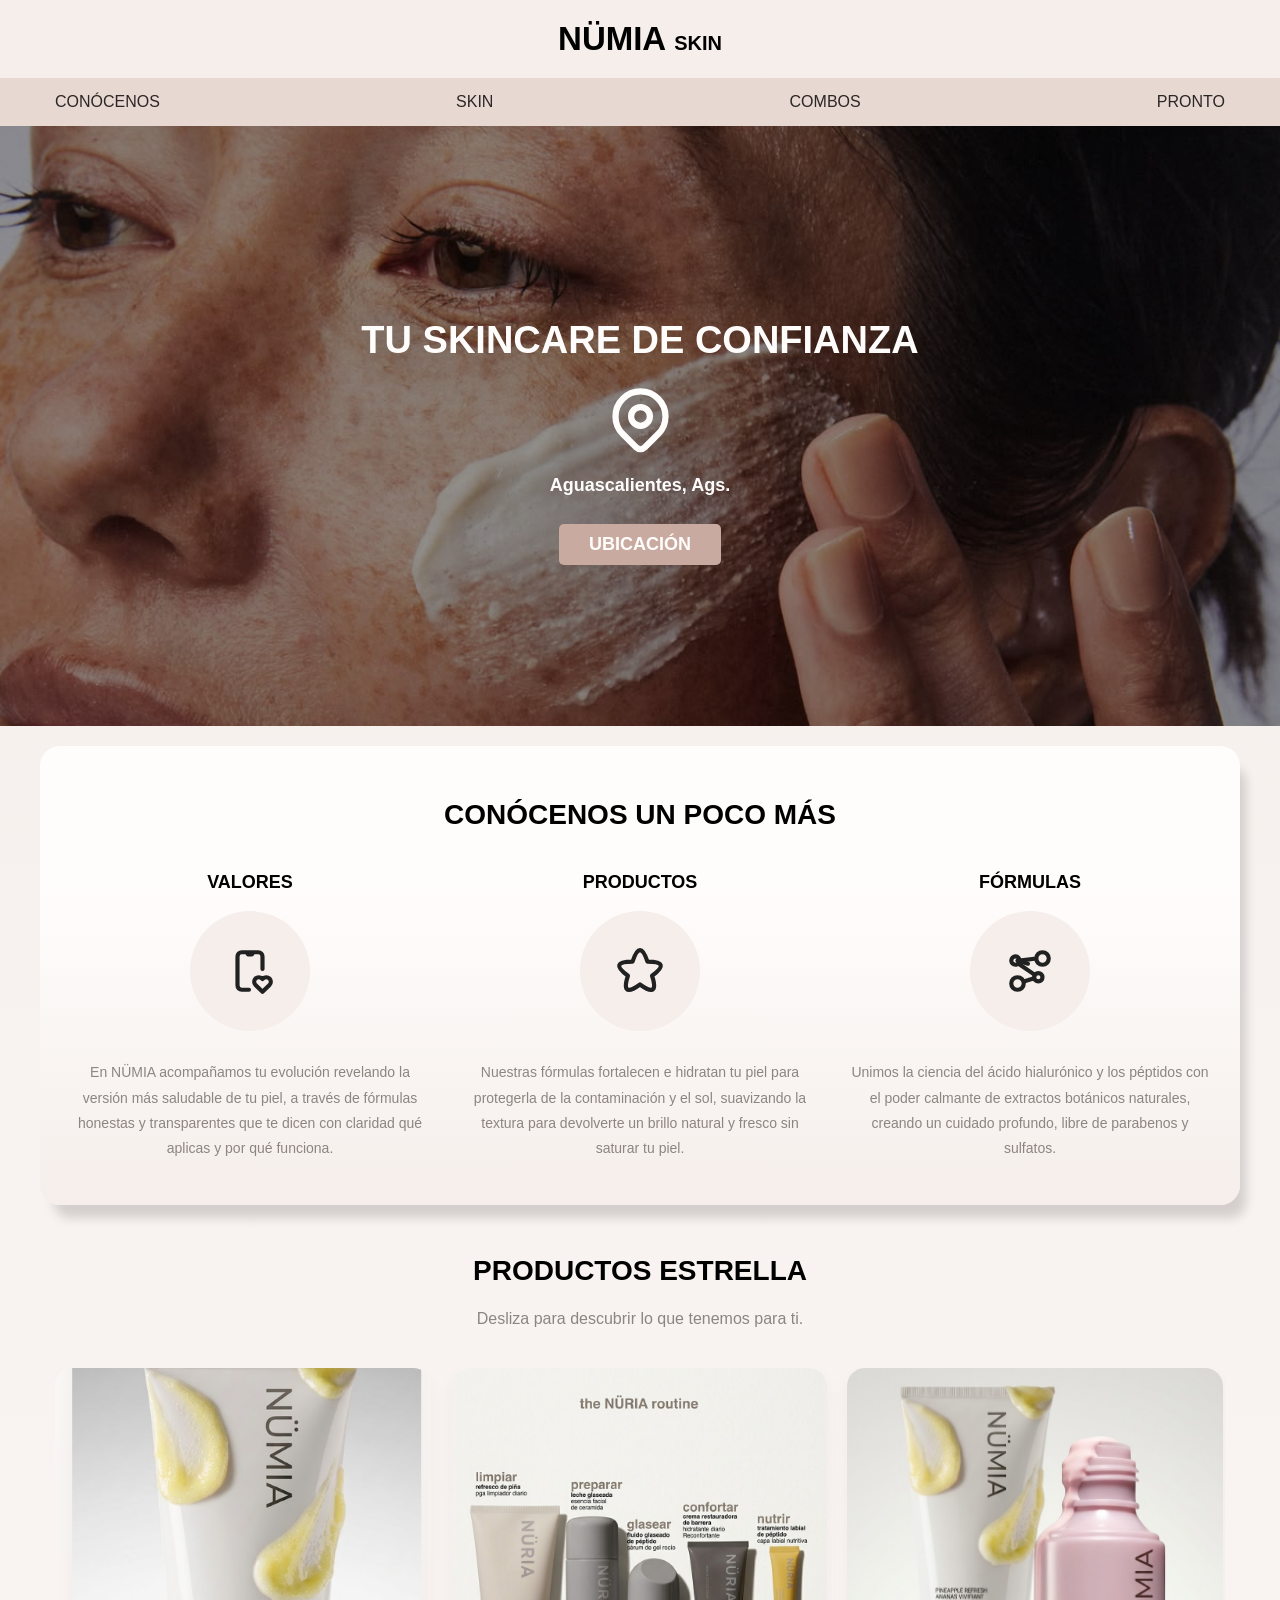
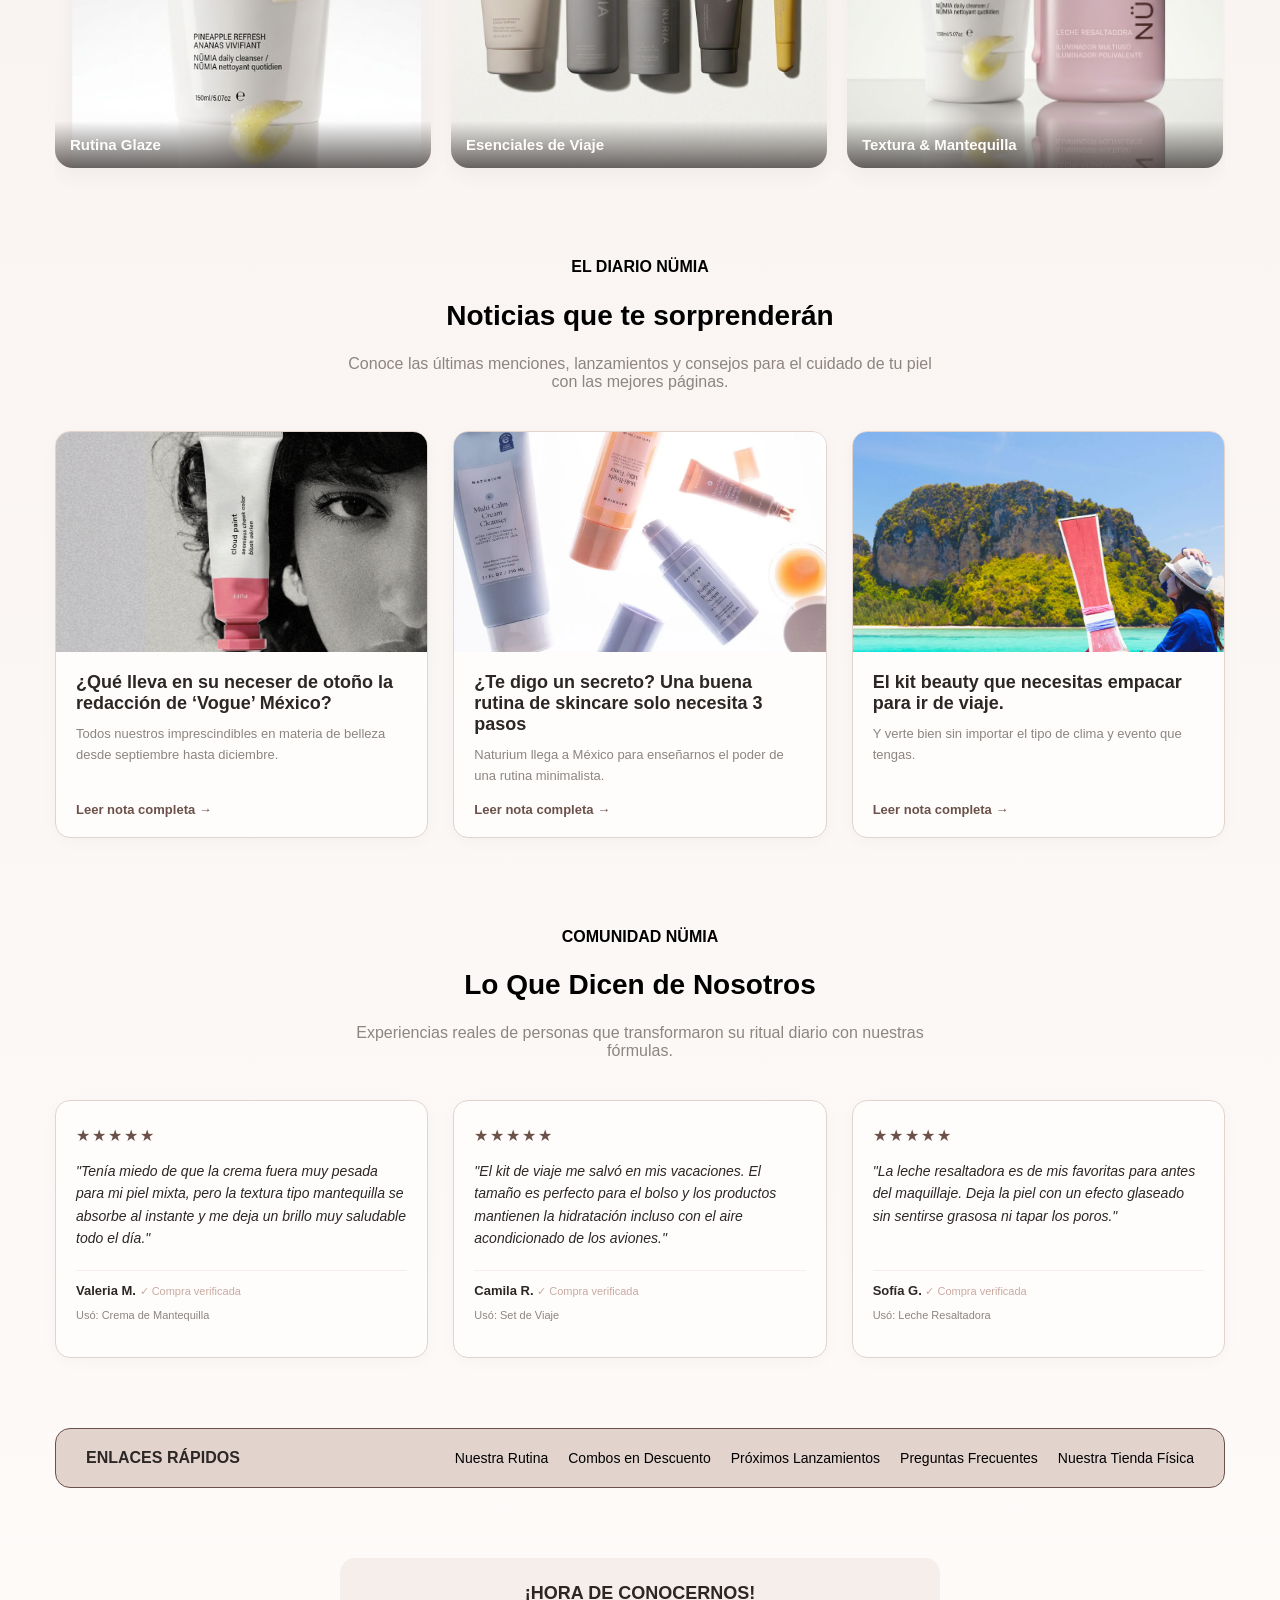
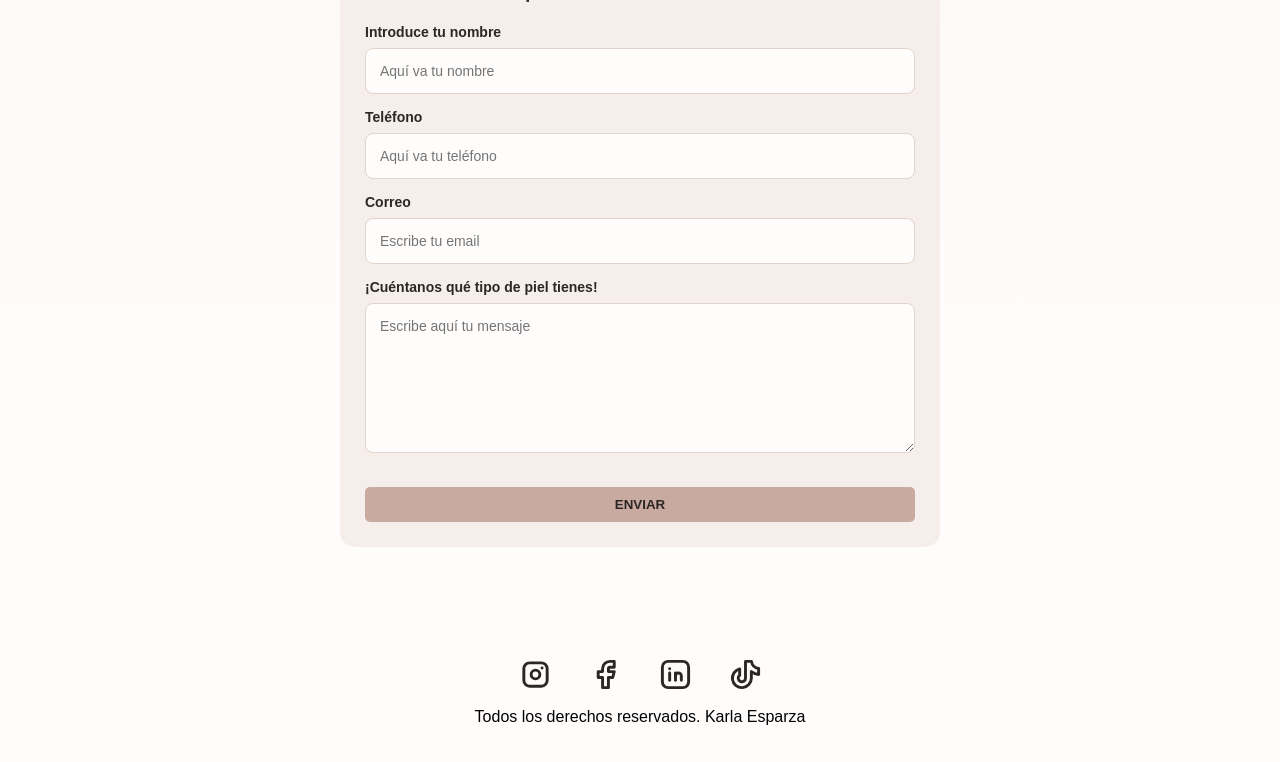
<file: index.html>
<!DOCTYPE html>
<html lang="es">
<head>
    <meta charset="UTF-8">
    <!-- este pues vendria siendo para que se ponga al ancho de cualquier pantalla como celular o compu -->
    <meta name="viewport" content="width=device-width, initial-scale=1.0">
    <title>NÜMIA SKIN - Cuidado Facial Esencial</title>
    <!-- link es la etiqueta que conecta este html con la hoja de estilos de css para que agarre todos los colores y diseños que puse -->
    <link rel="stylesheet" href="CSS/Styles.css">
</head>
<body> 

    <!-- header es lo principal de la pagina y la puse en la parte de mero arriba para la identidad -->
    <header>
        <!-- h1 es el titulo principal y mas grandote de toda la pagina para que se vea el nombre de la marca -->
        <h1 class="titulo">
            NÜMIA 
            <!-- span es una etiqueta de texto en linea que sirve para separar la palabra skin y cambiarle el tamaño sin que se baje de renglon -->
            <span> SKIN </span>
        </h1>
    </header>

    <!-- div con clase nav-bg es la caja que pinta toda la franja de color beige detras del menu -->
    <div class="nav-bg">
        <!-- nav es la etiqueta de navegacion que envuelve toda la barra donde puse los enlaces principales -->
        <nav class="navegacion-principal contenedor">
            <!-- las etiquetas a con href son los enlaces interactivos a los que les picas para irte a las demas paginas -->
            <a href="index.html">CONÓCENOS</a>
            <a href="pages/SKIN.html">SKIN</a>
            <a href="pages/COMBOS.html">COMBOS</a>
            <a href="pages/PRONTO.html">PRONTO</a>
        </nav>
    </div> 

    <!-- main es la etiqueta que guarda todo el contenido mas importante -->
    <main>
        <!-- section hero es la seccion de la portada principal grandota con la foto de fondo-->
        <section class="hero">
            <!-- contenido hero es la caja negra transparente para que el texto de encima no se pierda con la imagen  -->
            <div class="contenido-hero">
                <!-- h2 es el subtitulo grande que puse centrado para la frase principal de confianza -->
                <h2 class="subtitulo">TU SKINCARE DE CONFIANZA</h2>

                <!-- svg es el  icono de ubicacion para que se vea clarito en cualquier pantalla -->
                <svg xmlns="http://www.w3.org/2000/svg" width="75" height="75" viewBox="0 0 24 24" fill="none" stroke="#FFFDFC" stroke-width="2" stroke-linecap="round" stroke-linejoin="round" class="icon icon-tabler icons-tabler-outline icon-tabler-map-pin"><path stroke="none" d="M0 0h24v24H0z" fill="none" /><path d="M9 11a3 3 0 1 0 6 0a3 3 0 0 0 -6 0" /><path d="M17.657 16.657l-4.243 4.243a2 2 0 0 1 -2.827 0l-4.244 -4.243a8 8 0 1 1 11.314 0" /></svg>
                
                <!-- p es texto normal de parrafo para poner la ciudad de aguascalientes en color blanco -->
                <p class="place">Aguascalientes, Ags.</p>
                <!-- este boton es un enlace que te abre la ubicacion exacta en google maps en una pestaña de ubicacion-->
                <a href="https://maps.app.goo.gl/GEkenirEZV4ZG7DV7" class="place boton" target="_blank" rel="noopener">Ubicación</a>
            </div>
        </section>

        <!-- seccion con el cuadro blanco con sombra y el margen mb-5 para que no se pegue con lo de abajo -->
        <section class="contenedor sombra mb-5">
            <!-- subtitulo h2 centrado para presentar la parte de conocenos -->
            <h2>CONÓCENOS UN POCO MÁS</h2>

            <!-- servicios es la caja grid que pone una sola columna en celular y tres columnas en computadora-->
            <div class="servicios">
                <!-- article es la tarjeta individual para el primer valor de la marca -->
                <article class="servicio">
                    <!-- h3 es el titulo chico de la tarjeta para valores -->
                    <h3>VALORES</h3>
                    <!-- div icono es el circulo redondito crema donde puse adentro el dibujo -->
                    <div class="icono">
                        <!-- svg del telefono con corazon para representar los valores y la atencion -->
                        <svg xmlns="http://www.w3.org/2000/svg" width="50" height="50" viewBox="0 0 24 24" fill="none" stroke="#212121" stroke-width="2" stroke-linecap="round" stroke-linejoin="round" class="icon icon-tabler icons-tabler-outline icon-tabler-device-mobile-heart">
                            <path stroke="none" d="M0 0h24v24H0z" fill="none" />
                            <path d="M11.5 21h-3.5a2 2 0 0 1 -2 -2v-14a2 2 0 0 1 2 -2h8a2 2 0 0 1 2 2v6" />
                            <path d="M11 4h2" />
                            <path d="M18 22l3.35 -3.284a2.143 2.143 0 0 0 .005 -3.071a2.242 2.242 0 0 0 -3.129 -.006l-.224 .22l-.223 -.22a2.242 2.242 0 0 0 -3.128 -.006a2.143 2.143 0 0 0 -.006 3.071l3.355 3.296" />
                        </svg>
                    </div>
                    <!-- p es la descripcion de los valores con el interlineado comodo para leer -->
                    <p>En NÜMIA acompañamos tu evolución revelando la versión más saludable de tu piel, a través de fórmulas honestas y transparentes que te dicen con claridad qué aplicas y por qué funciona.</p>
                </article>

                <!-- article para la segunda tarjeta individual de la propuesta de productos -->
                <article class="servicio">
                    <!-- titulo h3 de productos para mantener el mismo orden -->
                    <h3>PRODUCTOS</h3>
                    <div class="icono">
                        <!-- icono svg de estrella para los productos -->
                        <svg xmlns="http://www.w3.org/2000/svg" width="50" height="50" viewBox="0 0 24 24" fill="none" stroke="#212121" stroke-width="2" stroke-linecap="round" stroke-linejoin="round" class="icon icon-tabler icons-tabler-outline icon-tabler-carambola">
                            <path stroke="none" d="M0 0h24v24H0z" fill="none" />
                            <path d="M17.286 21.09q -1.69 .001 -5.288 -2.615q -3.596 2.617 -5.288 2.616q -2.726 0 -.495 -6.8q -9.389 -6.775 2.135 -6.775h.076q 1.785 -5.516 3.574 -5.516q 1.785 0 3.574 5.516h.076q 11.525 0 2.133 6.774q 2.23 6.802 -.497 6.8" />
                        </svg>
                    </div>
                    <!-- parrafo que explica como cuidan la piel los productos -->
                    <p>Nuestras fórmulas fortalecen e hidratan tu piel para protegerla de la contaminación y el sol, suavizando la textura para devolverte un brillo natural y fresco sin saturar tu piel.</p>
                </article>

                <!-- article es para separar de las formulas -->
                <article class="servicio">
                    <!-- h3 de formulas -->
                    <h3>FÓRMULAS</h3>
                    <div class="icono">
                        <svg xmlns="http://www.w3.org/2000/svg" width="50" height="50" viewBox="0 0 24 24" fill="none" stroke="#212121" stroke-width="2" stroke-linecap="round" stroke-linejoin="round" class="icon icon-tabler icons-tabler-outline icon-tabler-chart-dots-3">
                            <path stroke="none" d="M0 0h24v24H0z" fill="none" />
                            <path d="M3 7a2 2 0 1 0 4 0a2 2 0 1 0 -4 0" />
                            <path d="M14 15a2 2 0 1 0 4 0a2 2 0 1 0 -4 0" />
                            <path d="M15 6a3 3 0 1 0 6 0a3 3 0 1 0 -6 0" />
                            <path d="M3 18a3 3 0 1 0 6 0a3 3 0 1 0 -6 0" />
                            <path d="M6 7l5 1.5" /> 
                            <path d="M9 17l5 -1.5" />
                            <path d="M6.5 8.5l7.81 5.37" />
                            <path d="M7 7l8 -1" />
                        </svg>
                    </div>
                    <p>Unimos la ciencia del ácido hialurónico y los péptidos con el poder calmante de extractos botánicos naturales, creando un cuidado profundo, libre de parabenos y sulfatos.</p>
                </article>
            </div>
        </section>

        <!-- seccion del carrusel de productos estrella  -->
        <section class="contenedor seccion-carrusel mb-5">
            <!-- titulo h2 centrado usando la clase de utilidad text-center -->
            <h2 class="text-center">PRODUCTOS ESTRELLA</h2>
            <!-- parrafo centrado con texto en tono cafe bajito -->
            <p class="text-center text-muted mb-4">Desliza para descubrir lo que tenemos para ti.</p>

            <!-- carrusel-contenedor es la caja que envuelve la tira que desliza -->
            <div class="carrusel-contenedor">
                <!-- carrusel pista es la fila horizontal con scroll que te deja deslizar las fotos de lado a lado -->
                <div class="carrusel-pista">
                    <!-- cada slide es un article que funciona como una tarjeta del carrusel -->
                    <article class="carrusel-slide">
                        <!-- img es la foto del producto que se adapta a todo el alto sin deformarse -->
                        <img src="img/TARJETA1.png" alt="Rutina Glaze">
                        <!-- carrusel-info es la franja de abajo de la imagen -->
                        <div class="carrusel-info">
                            <!-- parrafo con el nombre del producto en color blanco -->
                            <p class="carrusel-titulo">Rutina Glaze</p>
                        </div>
                    </article>

                    <!-- tarjeta del segundo producto del carrusel -->
                    <article class="carrusel-slide">
                        <img src="img/COMBOSKIT1.jpg" alt="Esenciales de Viaje">
                        <div class="carrusel-info">
                            <p class="carrusel-titulo">Esenciales de Viaje</p>
                        </div>
                    </article>

                    <!-- tarjeta del tercer producto del carrusel -->
                    <article class="carrusel-slide">
                        <img src="img/COMBOSKIT2.jpg" alt="Textura y Mantequilla">
                        <div class="carrusel-info">
                            <p class="carrusel-titulo">Textura & Mantequilla</p>
                        </div>
                    </article>

                    <!-- tarjeta del cuarto producto del carrusel -->
                    <article class="carrusel-slide">
                        <img src="img/TARJETA4.jpg" alt="Brillo Natural">
                        <div class="carrusel-info">
                            <p class="carrusel-titulo">Brillo Natural</p>
                        </div>
                    </article>
                </div>
            </div>
        </section>

        <!-- seccion para el diario numia y las notas -->
        <section class="contenedor seccion-noticias mb-5">
            <div class="text-center mb-4">
                <span class="subetiqueta uppercase text-bold">El Diario NÜMIA</span>
                <!-- titulo h2 de la seccion de noticias -->
                <h2>Noticias que te sorprenderán</h2>
                <p class="text-muted max-w-60 mx-auto">Conoce las últimas menciones, lanzamientos y consejos para el cuidado de tu piel con las mejores páginas.</p>
            </div>

            <!-- grid que acomoda las tres tarjetas de noticias en columnas -->
            <div class="grid-noticias">
                <!-- article para la primera noticia de revista -->
                <article class="tarjeta-noticia">
                    <!-- caja donde va la foto recortada arriba con esquinas redondeadas -->
                    <div class="noticia-img">
                        <!-- gif o imagen que llena todo el espacio sin deformarse -->
                        <img src="img/NOTICIA1.gif" alt="Mención en revista">
                    </div>
                    <!-- noticia cuerpo es el contenedor blanco con el texto y el enlace -->
                    <div class="noticia-cuerpo">
                        <!-- h3 con el titulo de la nota de vogue -->
                        <h3 class="noticia-titulo">¿Qué lleva en su neceser de otoño la redacción de ‘Vogue’ México?</h3>
                        <!-- resumen de la nota en letra mas chica -->
                        <p class="noticia-resumen">Todos nuestros imprescindibles en materia de belleza desde septiembre hasta diciembre.</p>
                        <!-- enlace directo al articulo original que abre en otra pestaña con target blank -->
                        <a href="https://www.vogue.es/articulos/neceser-otono-vogue-productos-favoritos-belleza" class="noticia-link" target="_blank" rel="noopener">Leer nota completa →</a>
                    </div>
                </article>

                <!-- article para la segunda noticia de elle -->
                <article class="tarjeta-noticia">
                    <div class="noticia-img">
                        <img src="img/NOTICIA2.webp" alt="Lanzamiento de producto">
                    </div>
                    <div class="noticia-cuerpo">
                        <h3 class="noticia-titulo">¿Te digo un secreto? Una buena rutina de skincare solo necesita 3 pasos</h3>
                        <p class="noticia-resumen">Naturium llega a México para enseñarnos el poder de una rutina minimalista.</p>
                        <a href="https://elle.mx/belleza/2026/09/09/te-digo-un-secreto-una-buena-rutina-de-skincare-solo-necesita-3-pasos" class="noticia-link" target="_blank" rel="noopener">Leer nota completa →</a>
                    </div>
                </article>

                <!-- article para la tercera noticia del kit de viaje -->
                <article class="tarjeta-noticia">
                    <div class="noticia-img">
                        <img src="img/NOTICIA3.webp" alt="Nuevo set de viaje">
                    </div>
                    <div class="noticia-cuerpo">
                        <h3 class="noticia-titulo">El kit beauty que necesitas empacar para ir de viaje.</h3>
                        <p class="noticia-resumen">Y verte bien sin importar el tipo de clima y evento que tengas.</p>
                        <a href="https://www.vogue.mx/belleza/editors-pick/articulos/kit-de-belleza-para-viaje-productos/14223" class="noticia-link" target="_blank" rel="noopener">Leer nota completa →</a>
                    </div>
                </article>
            </div>
        </section>

        <!-- seccion de personas que ya probaron los productos -->
        <section class="contenedor seccion-testimonios mb-5">
            <!-- encabezado de la seccion -->
            <div class="text-center mb-4">
                <span class="subetiqueta uppercase text-bold">Comunidad NÜMIA</span>
                <h2>Lo Que Dicen de Nosotros</h2>
                <p class="text-muted max-w-60 mx-auto">Experiencias reales de personas que transformaron su ritual diario con nuestras fórmulas.</p>
            </div>

            <div class="grid-testimonios">
                <!-- article de la primera tarjeta de testimonio -->
                <article class="tarjeta-testimonio">
                    <div class="testimonio-estrellas">★★★★★</div>
                    <!-- parrafo en cursiva con la opinion de la clienta -->
                    <p class="testimonio-texto">"Tenía miedo de que la crema fuera muy pesada para mi piel mixta, pero la textura tipo mantequilla se absorbe al instante y me deja un brillo muy saludable todo el día."</p>
                    <!-- testimonio-autor es la cajita de abajo con la linea de separacion -->
                    <div class="testimonio-autor">
                        <p class="autor-nombre">Valeria M. <span class="verificado">✓ Compra verificada</span></p>
                        <!-- texto chico que dice cual producto fue el que uso -->
                        <p class="producto-usado">Usó: Crema de Mantequilla</p>
                    </div>
                </article>

                <article class="tarjeta-testimonio">
                    <div class="testimonio-estrellas">★★★★★</div>
                    <p class="testimonio-texto">"El kit de viaje me salvó en mis vacaciones. El tamaño es perfecto para el bolso y los productos mantienen la hidratación incluso con el aire acondicionado de los aviones."</p>
                    <div class="testimonio-autor">
                        <p class="autor-nombre">Camila R. <span class="verificado">✓ Compra verificada</span></p>
                        <p class="producto-usado">Usó: Set de Viaje</p>
                    </div>
                </article>

                <article class="tarjeta-testimonio">
                    <div class="testimonio-estrellas">★★★★★</div>
                    <p class="testimonio-texto">"La leche resaltadora es de mis favoritas para antes del maquillaje. Deja la piel con un efecto glaseado sin sentirse grasosa ni tapar los poros."</p>
                    <div class="testimonio-autor">
                        <p class="autor-nombre">Sofía G. <span class="verificado">✓ Compra verificada</span></p>
                        <p class="producto-usado">Usó: Leche Resaltadora</p>
                    </div>
                </article>
            </div>
        </section>

        <!-- aside es la barra complementaria de enlaces rapidos que va antes de terminar el main -->
        <aside class="contenedor aside-horizontal mb-5">
            <!-- caja con fondo crema oscuro y borde cafe -->
            <div class="aside-horizontal__contenedor">
                <!-- titulo en mayusculas para enlaces rapidos -->
                <h3 class="aside-horizontal__titulo">Enlaces Rápidos</h3>
                <!-- ul es la lista desordenada donde acomode los enlaces en una sola linea horizontal -->
                <ul class="aside-horizontal__lista">
                    <!-- cada li es un elemento de la lista sin viñetas con su enlace a -->
                    <li><a href="pages/SKIN.html">Nuestra Rutina</a></li>
                    <li><a href="pages/COMBOS.html">Combos en Descuento</a></li>
                    <li><a href="pages/PRONTO.html">Próximos Lanzamientos</a></li>
                    <li><a href="pages/SKIN.html#preguntas">Preguntas Frecuentes</a></li>
                    <li><a href="https://maps.app.goo.gl/GEkenirEZV4ZG7DV7" target="_blank" rel="noopener">Nuestra Tienda Física</a></li>
                </ul>
            </div>
        </aside>
    </main>
      <!-- seccion para el formulario de contacto de la tienda -->
        <section class="contenedor seccion-formulario mb-5">
            <!-- form es el formulario completo donde las clientas llenan sus datos -->
            <form class="formulario">
                <!-- fieldset es la caja que agrupa todos los campos para que se vean ordenados y sin bordes feos -->
                <fieldset>
                    <!-- legend es el titulo  del formulario que sale centrado en negritas y mayusculas -->
                    <legend>¡HORA DE CONOCERNOS!</legend>

                    <!-- caja contenedora para ordenar los renglones del formulario -->
                    <div class="contenedor-campos">
                        <div class="campo">
                            <!-- label es el letrero que le dice al usuario que escriba su nombre -->
                            <label>Introduce tu nombre</label>
                            <!-- input tipo texto es el recuadro blanco para escribir con require para que sea obligatorio -->
                            <input type="text" class="input-text" placeholder="Aquí va tu nombre" required>
                        </div>

                        <!-- campo para el numero telefonico -->
                        <div class="campo">
                            <label>Teléfono</label>
                            <!-- input tipo tel para que en el celular salga el teclado numerico -->
                            <input class="input-text" type="tel" placeholder="Aquí va tu teléfono">
                        </div>

                        <!-- campo para el correo electronico -->
                        <div class="campo">
                            <label>Correo</label>
                            <!-- input tipo email que revisa solito que lleve arroba y punto -->
                            <input class="input-text" type="email" placeholder="Escribe tu email" required>
                        </div>

                        <!-- campo para el mensaje del tipo de piel -->
                        <div class="campo">
                            <label>¡Cuéntanos qué tipo de piel tienes!</label>
                            <!-- textarea es la caja de texto mas grande para mensajes largos que se puede jalar hacia abajo -->
                            <textarea class="input-text" placeholder="Escribe aquí tu mensaje"></textarea>
                        </div>

                        <!-- div que contiene el boton de enviar -->
                        <div class="enviar">
                            <!-- input tipo submit es el boton grandote que ocupa todo el ancho con w-100 para mandar el formulario -->
                            <input type="submit" class="boton w-100" value="Enviar">
                        </div>
                    </div>
                </fieldset>
            </form>
        </section>

    <!-- footer es lo de mero a abajo donde estan todas mis redes sociales-->
    <footer>
        <div class="Redes-Sociales">
            <!-- enlace de instagram con icono svg que brinca hacia arriba al pasar el cursor -->
            <a href="https://www.instagram.com/esparzaaragon" aria-label="Instagram">
                <svg xmlns="http://www.w3.org/2000/svg" width="35" height="35" viewBox="0 0 24 24" fill="none" stroke="currentColor" stroke-width="2" stroke-linecap="round" stroke-linejoin="round" class="icon icon-tabler icons-tabler-brand-instagram"><path stroke="none" d="M0 0h24v24H0z" fill="none"/><path d="M4 8a4 4 0 0 1 4 -4h8a4 4 0 0 1 4 4v8a4 4 0 0 1 -4 4h-8a4 4 0 0 1 -4 -4l0 -8"/><path d="M9 12a3 3 0 1 0 6 0a3 3 0 0 0 -6 0"/><path d="M16.5 7.5v.01"/></svg>
            </a>
            <!-- enlace de facebook -->
            <a href="https://www.facebook.com/share/1ZCRbCzk3D/" aria-label="Facebook">
                <svg xmlns="http://www.w3.org/2000/svg" width="35" height="35" viewBox="0 0 24 24" fill="none" stroke="currentColor" stroke-width="2" stroke-linecap="round" stroke-linejoin="round" class="icon icon-tabler icons-tabler-brand-facebook"><path stroke="none" d="M0 0h24v24H0z" fill="none"/><path d="M7 10v4h3v7h4v-7h3l1 -4h-4v-2a1 1 0 0 1 1 -1h3v-4h-3a5 5 0 0 0 -5 5v2h-3"/></svg>
            </a>
            <!-- enlace de linkedin -->
            <a href="https://www.linkedin.com/in/karla-daniela-esparza-aragon-255307413/" aria-label="LinkedIn">
                <svg xmlns="http://www.w3.org/2000/svg" width="35" height="35" viewBox="0 0 24 24" fill="none" stroke="currentColor" stroke-width="2" stroke-linecap="round" stroke-linejoin="round" class="icon icon-tabler icons-tabler-brand-linkedin"><path stroke="none" d="M0 0h24v24H0z" fill="none"/><path d="M8 11v5"/><path d="M8 8v.01"/><path d="M12 16v-5"/><path d="M16 16v-3a2 2 0 1 0 -4 0"/><path d="M3 7a4 4 0 0 1 4 -4h10a4 4 0 0 1 4 4v10a4 4 0 0 1 -4 4h-10a4 4 0 0 1 -4 -4l0 -10"/></svg>
            </a>
            <!-- enlace de tiktok -->
            <a href="https://www.tiktok.com/@karla_arag?_r=1&_t=ZS-998hCwXLI4e" aria-label="TikTok">
                <svg xmlns="http://www.w3.org/2000/svg" width="35" height="35" viewBox="0 0 24 24" fill="none" stroke="currentColor" stroke-width="2" stroke-linecap="round" stroke-linejoin="round" class="icon icon-tabler icons-tabler-brand-tiktok"><path stroke="none" d="M0 0h24v24H0z" fill="none"/><path d="M21 7.917v4.034a9.948 9.948 0 0 1 -5 -1.951v4.5a6.5 6.5 0 1 1 -8 -6.326v4.326a2.5 2.5 0 1 0 4 2v-11.5h4.083a6.005 6.005 0 0 0 4.917 4.917"/></svg>
            </a>
        </div>
        <p>Todos los derechos reservados. Karla Esparza</p>
    </footer>
<!-- section: Divide la página por temas grandes, article: Es la unidad individual dentro de esa sección, div: Es una caja sin significado se usa para diseño visual, colores o acomodo. -->
</body>
</html>
</file>
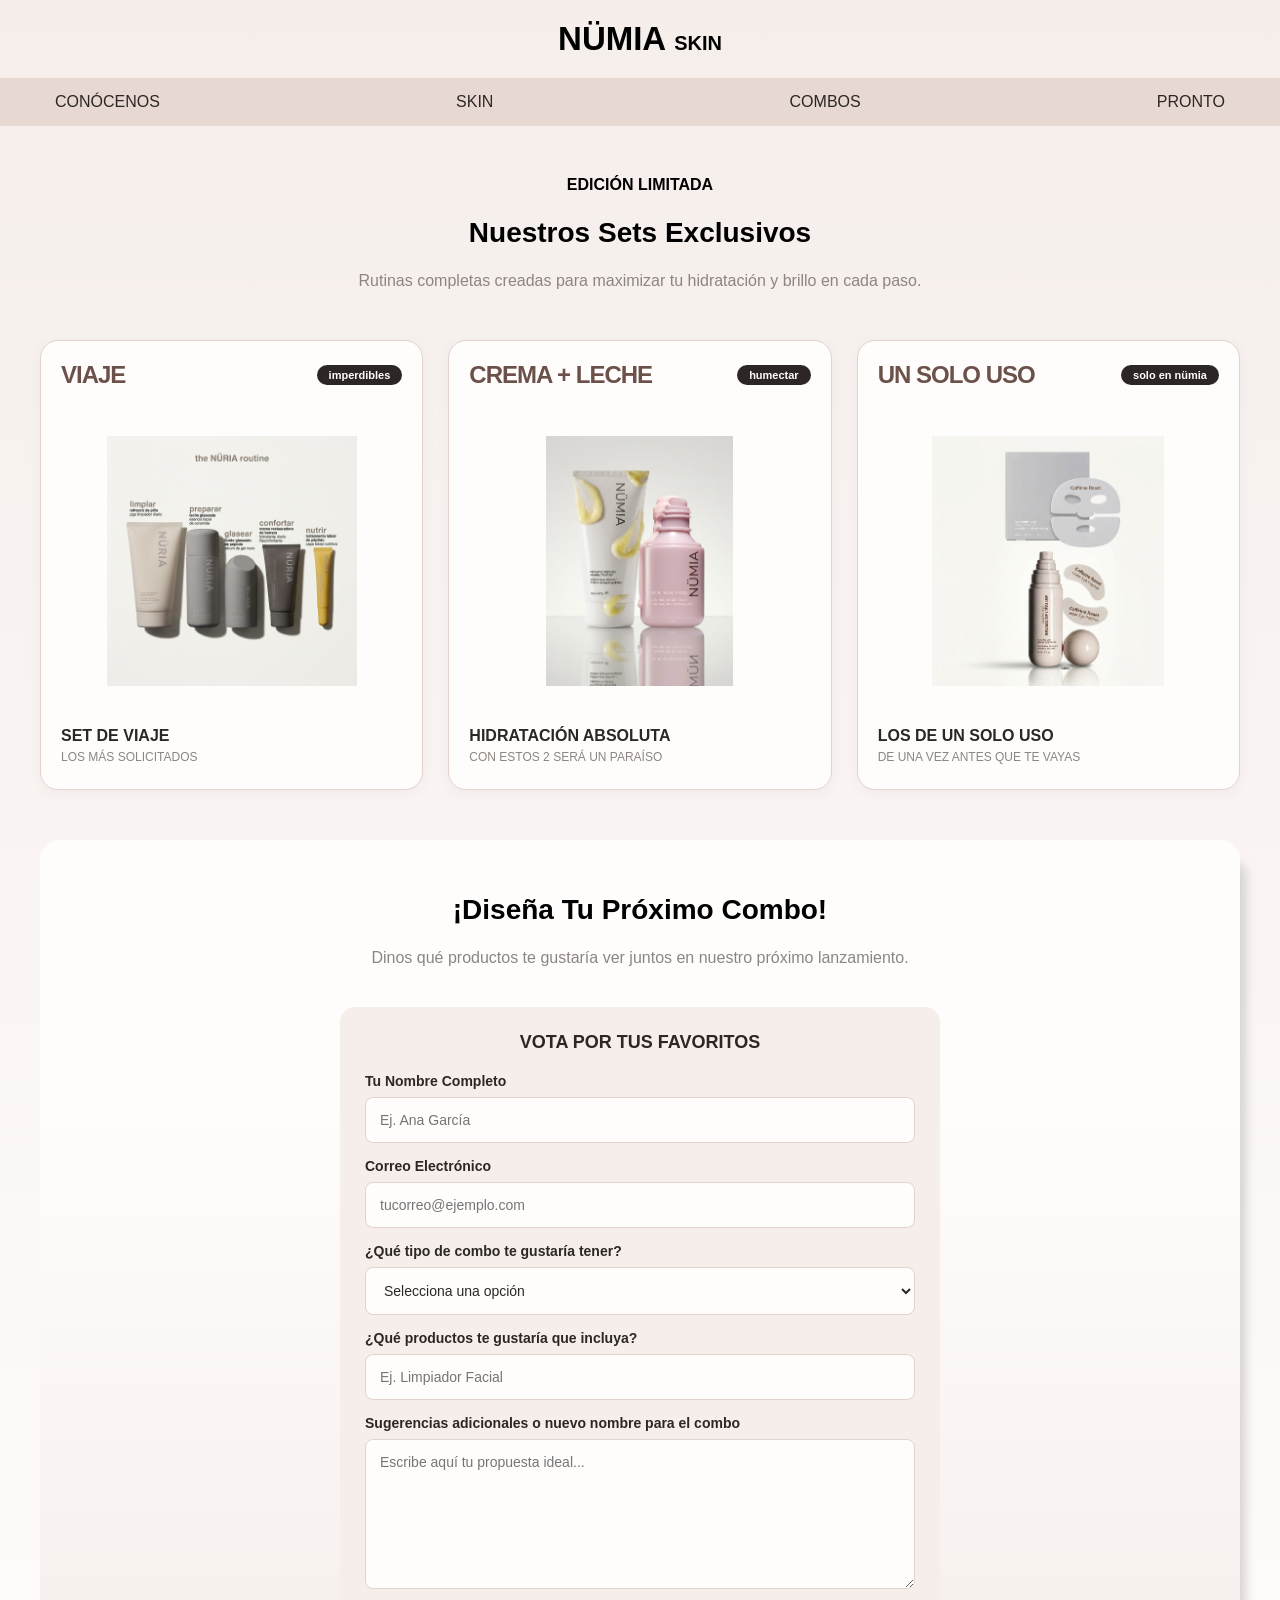
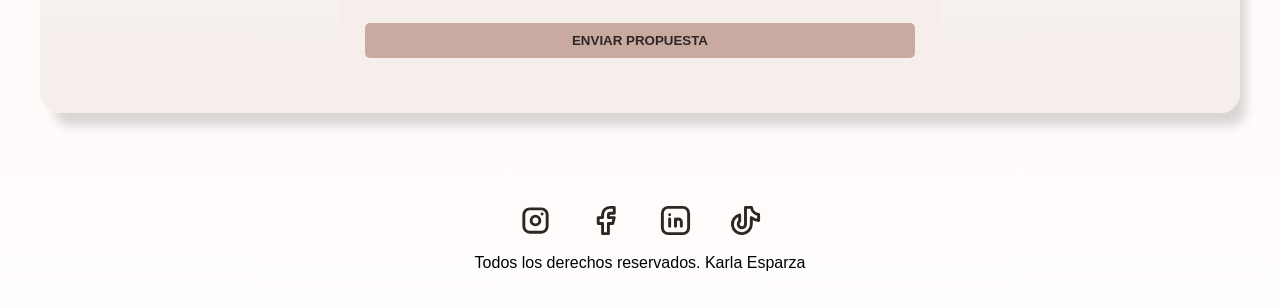
<file: pages/COMBOS.html>
<!DOCTYPE html>
<html lang="es">
<head>
    <meta charset="UTF-8">
    <meta name="viewport" content="width=device-width, initial-scale=1.0">
    <title>NÜMIA SKIN - Combos & Sets</title>
    <link rel="stylesheet" href="../CSS/Styles.css">
</head>
<body>

    <!--el titulo de la página -->
    <header>
        <h1 class="titulo">NÜMIA <span> SKIN </span></h1>
    </header>

    <!-- la barra de navegacion que se mantenga igual -->
    <div class="nav-bg">
        <nav class="navegacion-principal contenedor">
            <a href="../index.html">CONÓCENOS</a>
            <a href="SKIN.html">SKIN</a>
            <a href="COMBOS.html">COMBOS</a>
            <a href="PRONTO.html">PRONTO</a>
        </nav>
    </div>

    <main class="contenedor">
       <!-- 3.1 banner que esta en la parte de arriba
        class es para que se separe de los demas, mt-s es para el margen de arriba para la separación  y mb-5 es para el margen de abajo para no pegarse tanto, span es el elemento se aislar de la frase para que no se salte, el otro es para que se vea distinto, mayúsculas y en negritas -->
        <section class="text-center mt-5 mb-5"> 
            <span class="subetiqueta uppercase text-bold">Edición Limitada</span>
            <h2>Nuestros Sets Exclusivos</h2>
            <p class="text-muted max-w-60 mx-auto">Rutinas completas creadas para maximizar tu hidratación y brillo en cada paso.</p>
        </section>

        <!-- -3.2 tarjetas de los combos  -->
        <section class="mb-5">
            <div class="grid-tarjetas">
                
                <!-- Tarjeta 1 -->
                <article class="tarjeta-combo">
                    <div class="tarjeta__header">
                        <span class="tarjeta__etiqueta">VIAJE</span>
                        <span class="badge-numia">imperdibles</span>
                    </div>
                    <div class="tarjeta__imagen-box">
                        <img src="../img/COMBOSKIT1.jpg" alt="SET DE VIAJE">
                    </div>
                    <div class="tarjeta__pie-simple">
                        <h4>SET DE VIAJE</h4>
                        <p>LOS MÁS SOLICITADOS</p>
                    </div>
                </article>

                <!-- Tarjeta 2 -->
                <article class="tarjeta-combo">
                    <div class="tarjeta__header">
                        <span class="tarjeta__etiqueta">CREMA + LECHE</span>
                        <span class="badge-numia">humectar</span>
                    </div>
                    <div class="tarjeta__imagen-box">
                        <img src="../img/COMBOSKIT2.jpg" alt="CREMA DE MANTEQUILLA + LECHE RESALTADORA">
                    </div>
                    <div class="tarjeta__pie-simple">
                        <h4>HIDRATACIÓN ABSOLUTA</h4>
                        <p>CON ESTOS 2 SERÁ UN PARAÍSO</p>
                    </div>
                </article>

                <!-- Tarjeta 3:-->
                <article class="tarjeta-combo">
                    <div class="tarjeta__header">
                        <span class="tarjeta__etiqueta">UN SOLO USO</span>
                        <span class="badge-numia">solo en nümia</span>
                    </div>
                    <div class="tarjeta__imagen-box">
                        <img src="../img/COMBOSKIT3.jpg" alt="LOS DE UN SOLO USO">
                    </div>
                    <div class="tarjeta__pie-simple">
                        <h4>LOS DE UN SOLO USO</h4>
                        <p>DE UNA VEZ ANTES QUE TE VAYAS</p>
                    </div>
                </article>

            </div>
        </section>

         <!--3.3 formulario de kit -->
        <section class="sombra mb-5">
            <h2 class="text-center">¡Diseña Tu Próximo Combo!</h2>
            <p class="text-center text-muted mb-4">Dinos qué productos te gustaría ver juntos en nuestro próximo lanzamiento.</p>

            <form class="formulario">
                <fieldset>
                    <legend>Vota por tus favoritos</legend>

                    <div class="contenedor-campos">
                        <div class="campo">
                            <label>Tu Nombre Completo</label>
                            <input class="input-text" type="text" placeholder="Ej. Ana García" required>
                        </div>

                        <div class="campo">
                            <label>Correo Electrónico</label>
                            <input class="input-text" type="email" placeholder="tucorreo@ejemplo.com" required>
                        </div>
                        
                       <!-- es la caja donde este agrupada en cuanto la pregunta y respuesta y label es donde indica que contesten, display es el que se despligue el menú sea accesible, imput-text es para crear el menu es desplegable, input le da un borde esquinado y relleno, select quita los bordes de color azul y que sea de manera punteada, option de value es para las opciones se desplieguen, aparte es pata los set de viajes y value es el texto corto que realmente se envie en base de datos o se manda al correo.-->
                        <div class="campo">
                            <label>¿Qué tipo de combo te gustaría tener?</label>
                            <select class="input-text select-custom">
                                <option value="" disabled selected>Selecciona una opción</option>
                                <option value="viaje">SET PARA VIAJES (Versiones miniatura)</option>
                                <option value="duo">Dúo de la suerte (Mascarilla + Sorpresa)</option>
                                <option value="brillo">SET DE BRILLO (Hidratante + Glow)</option>
                                <option value="noche">SET DE NOCHE (Bálsamo + Sérum)</option>
                                <option value="otro">Otro combo personalizado</option>
                            </select>
                        </div>

                        <div class="campo">
                            <label>¿Qué productos te gustaría que incluya?</label>
                            <input class="input-text" type="text" placeholder="Ej. Limpiador Facial" required>
                        </div>

                        <div class="campo">
                            <label>Sugerencias adicionales o nuevo nombre para el combo</label>
                            <textarea class="input-text" placeholder="Escribe aquí tu propuesta ideal..."></textarea>
                        </div>

                        <div class="enviar text-center">
                            <input type="submit" class="boton w-100" value="Enviar Propuesta">
                        </div>
                    </div>
                </fieldset>
            </form>
        </section>
    </main>

    <!-- este es para las redes sociales que siempre estan de manera repetetiva -->
    <footer>
        <div class="Redes-Sociales">
            <a href="https://www.instagram.com/esparzaaragon" aria-label="Instagram">
                <svg xmlns="http://www.w3.org/2000/svg" width="35" height="35" viewBox="0 0 24 24" fill="none" stroke="currentColor" stroke-width="2" stroke-linecap="round" stroke-linejoin="round" class="icon icon-tabler icons-tabler-brand-instagram"><path stroke="none" d="M0 0h24v24H0z" fill="none"/><path d="M4 8a4 4 0 0 1 4 -4h8a4 4 0 0 1 4 4v8a4 4 0 0 1 -4 4h-8a4 4 0 0 1 -4 -4l0 -8"/><path d="M9 12a3 3 0 1 0 6 0a3 3 0 0 0 -6 0"/><path d="M16.5 7.5v.01"/></svg>
            </a>
            <a href="https://www.facebook.com/share/1ZCRbCzk3D/" aria-label="Facebook">
                <svg xmlns="http://www.w3.org/2000/svg" width="35" height="35" viewBox="0 0 24 24" fill="none" stroke="currentColor" stroke-width="2" stroke-linecap="round" stroke-linejoin="round" class="icon icon-tabler icons-tabler-brand-facebook"><path stroke="none" d="M0 0h24v24H0z" fill="none"/><path d="M7 10v4h3v7h4v-7h3l1 -4h-4v-2a1 1 0 0 1 1 -1h3v-4h-3a5 5 0 0 0 -5 5v2h-3"/></svg>
            </a>
            <a href="https://www.linkedin.com/in/karla-daniela-esparza-aragon-255307413/" aria-label="LinkedIn">
                <svg xmlns="http://www.w3.org/2000/svg" width="35" height="35" viewBox="0 0 24 24" fill="none" stroke="currentColor" stroke-width="2" stroke-linecap="round" stroke-linejoin="round" class="icon icon-tabler icons-tabler-brand-linkedin"><path stroke="none" d="M0 0h24v24H0z" fill="none"/><path d="M8 11v5"/><path d="M8 8v.01"/><path d="M12 16v-5"/><path d="M16 16v-3a2 2 0 1 0 -4 0"/><path d="M3 7a4 4 0 0 1 4 -4h10a4 4 0 0 1 4 4v10a4 4 0 0 1 -4 4h-10a4 4 0 0 1 -4 -4l0 -10"/></svg>
            </a>
            <a href="https://www.tiktok.com/@karla_arag?_r=1&_t=ZS-998hCwXLI4e" aria-label="TikTok">
                <svg xmlns="http://www.w3.org/2000/svg" width="35" height="35" viewBox="0 0 24 24" fill="none" stroke="currentColor" stroke-width="2" stroke-linecap="round" stroke-linejoin="round" class="icon icon-tabler icons-tabler-brand-tiktok"><path stroke="none" d="M0 0h24v24H0z" fill="none"/><path d="M21 7.917v4.034a9.948 9.948 0 0 1 -5 -1.951v4.5a6.5 6.5 0 1 1 -8 -6.326v4.326a2.5 2.5 0 1 0 4 2v-11.5h4.083a6.005 6.005 0 0 0 4.917 4.917"/></svg>
            </a>
        </div>
        <p>Todos los derechos reservados. Karla Esparza</p>
    </footer>

</body>
</html>
</file>
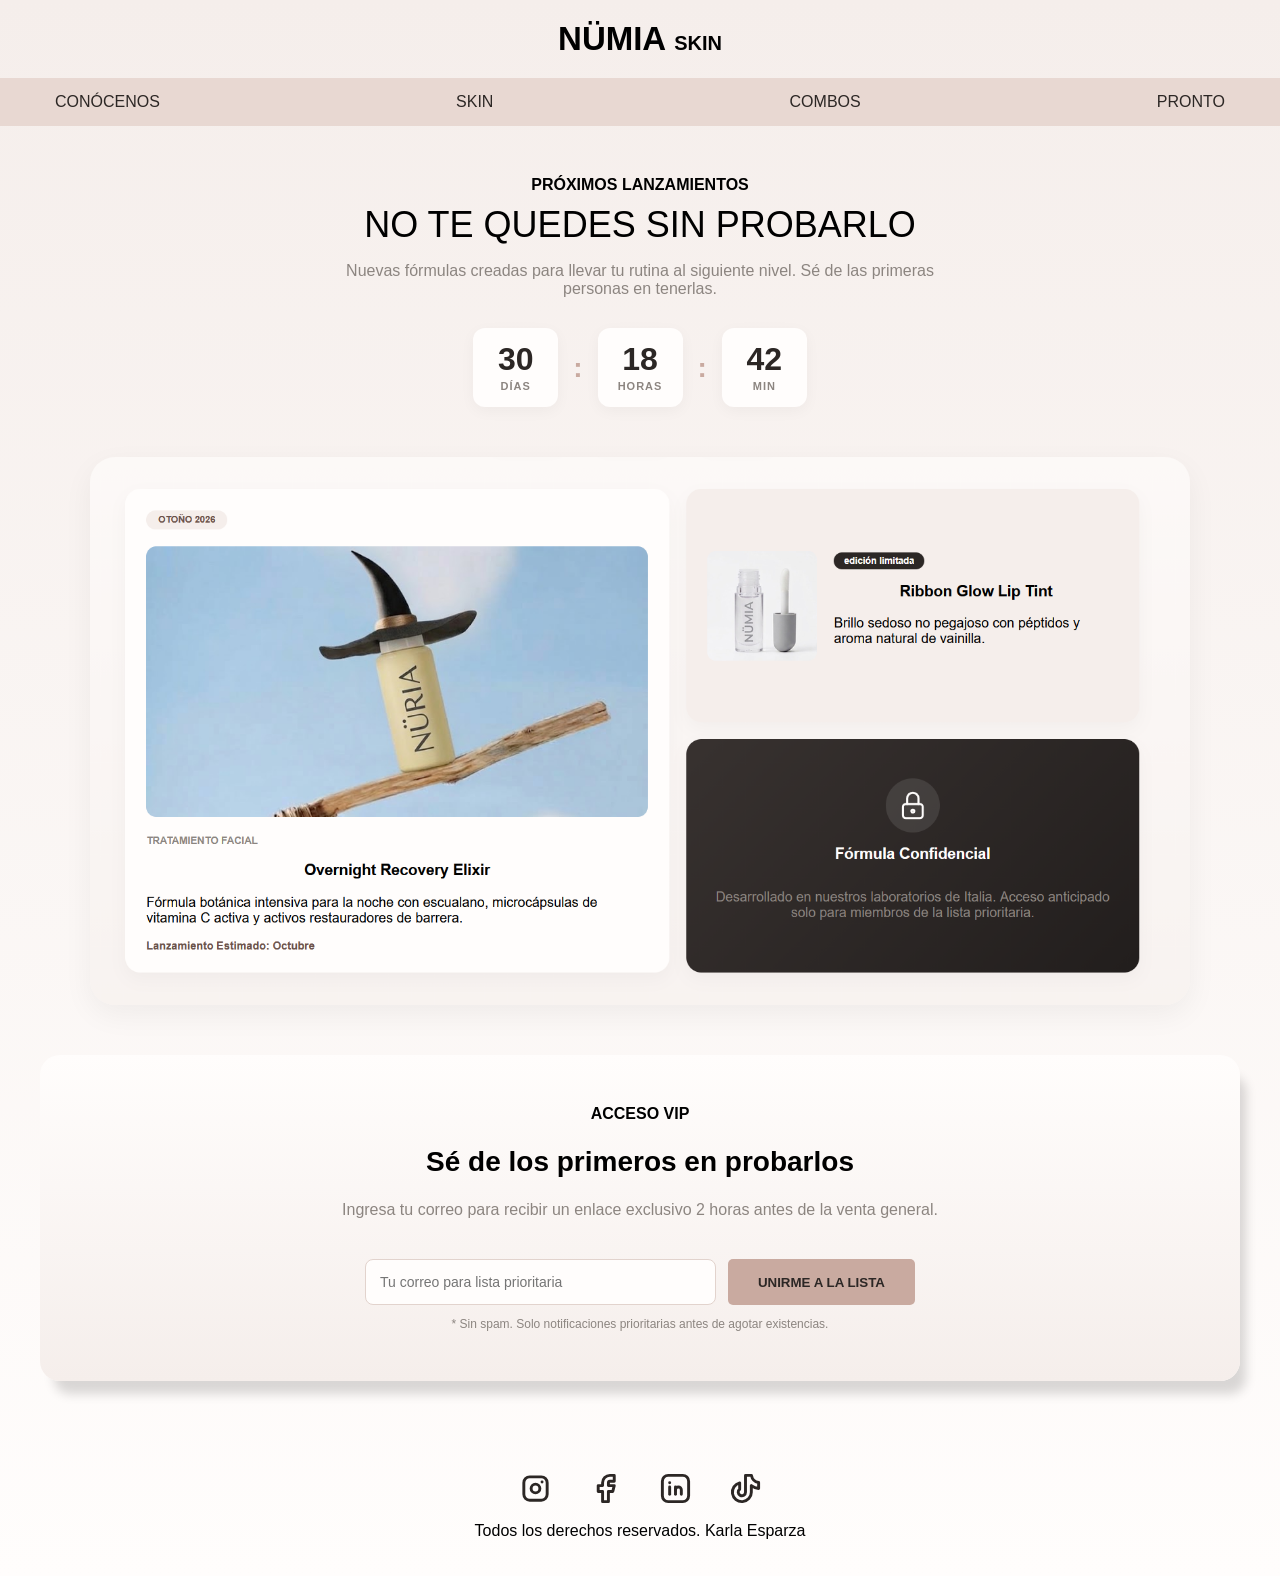
<file: pages/PRONTO.html>
<!DOCTYPE html>
<html lang="es">
<head>
    <meta charset="UTF-8">
    <meta name="viewport" content="width=device-width, initial-scale=1.0">
    <title>NÜMIA SKIN - Próximos Lanzamientos</title>
    <link rel="stylesheet" href="../CSS/Styles.css">
</head>
<body>

    <!-- Lo mismo de siempre -->
    <header>
        <h1 class="titulo">NÜMIA <span> SKIN </span></h1>
    </header>

    <!-- barra donde estan las opciones para cambiarlo -->
    <div class="nav-bg">
        <nav class="navegacion-principal contenedor">
            <a href="../index.html">CONÓCENOS</a>
            <a href="SKIN.html">SKIN</a>
            <a href="COMBOS.html">COMBOS</a>
            <a href="PRONTO.html">PRONTO</a>
        </nav>
    </div>

    <main class="contenedor">
       <!--  4.1 en la cuenta regresiva-->
        <section class="drop-banner text-center mt-5 mb-5">
            <span class="subetiqueta uppercase text-bold">Próximos Lanzamientos</span>
            <h2 class="drop-titulo">NO TE QUEDES SIN PROBARLO</h2>
            <p class="text-muted max-w-60 mx-auto">Nuevas fórmulas creadas para llevar tu rutina al siguiente nivel. Sé de las primeras personas en tenerlas.</p>
            
            <div class="cuenta-regresiva">
                <div class="caja-tiempo">
                    <span class="numero-tiempo">30</span>
                    <span class="etiqueta-tiempo">DÍAS</span>
                </div>
                <span class="separador-tiempo">:</span>
                <div class="caja-tiempo">
                    <span class="numero-tiempo">18</span>
                    <span class="etiqueta-tiempo">HORAS</span>
                </div>
                <span class="separador-tiempo">:</span>
                <div class="caja-tiempo">
                    <span class="numero-tiempo">42</span>
                    <span class="etiqueta-tiempo">MIN</span>
                </div>
            </div>
        </section>

        <!--4.2 los varios cuadritos -->
            <div class="contenedor seccion-imagen-drop">
            <img src="../img/DROPPRONTO.png" alt="Próximos lanzamientos NÜMIA" class="imagen-drop-completa">
            </div>

        <!--4.3 el acceso VIP es para que funcione el enlace del menú o que se de directamente, wailtlist es el degradado y mb es el margen de arriba en campo-wailtlist es para que la barre de supcripción no se exparsa -->
        <section id="waitlist" class="sombra waitlist-seccion mb-5">
            <div class="text-center">
                <span class="subetiqueta uppercase text-bold">Acceso VIP</span>
                <h2>Sé de los primeros en probarlos</h2>
                <p class="text-muted max-w-60 mx-auto mb-4">Ingresa tu correo para recibir un enlace exclusivo 2 horas antes de la venta general.</p>

                <form class="formulario-waitlist">
                    <div class="campo-waitlist">
                        <input type="email" class="input-text" placeholder="Tu correo para lista prioritaria" required>
                        <input type="submit" class="boton boton--drop" value="Unirme a la lista">
                    </div>
                    <span class="texto-privacidad">* Sin spam. Solo notificaciones prioritarias antes de agotar existencias.</span>
                </form>
            </div>
        </section>
    </main>

    <!--  las redes sociales de siempre -->
    <footer>
        <div class="Redes-Sociales">
            <a href="https://www.instagram.com/esparzaaragon" aria-label="Instagram">
                <svg xmlns="http://www.w3.org/2000/svg" width="35" height="35" viewBox="0 0 24 24" fill="none" stroke="currentColor" stroke-width="2" stroke-linecap="round" stroke-linejoin="round" class="icon icon-tabler icons-tabler-brand-instagram"><path stroke="none" d="M0 0h24v24H0z" fill="none"/><path d="M4 8a4 4 0 0 1 4 -4h8a4 4 0 0 1 4 4v8a4 4 0 0 1 -4 4h-8a4 4 0 0 1 -4 -4l0 -8"/><path d="M9 12a3 3 0 1 0 6 0a3 3 0 0 0 -6 0"/><path d="M16.5 7.5v.01"/></svg>
            </a>
            <a href="https://www.facebook.com/share/1ZCRbCzk3D/" aria-label="Facebook">
                <svg xmlns="http://www.w3.org/2000/svg" width="35" height="35" viewBox="0 0 24 24" fill="none" stroke="currentColor" stroke-width="2" stroke-linecap="round" stroke-linejoin="round" class="icon icon-tabler icons-tabler-brand-facebook"><path stroke="none" d="M0 0h24v24H0z" fill="none"/><path d="M7 10v4h3v7h4v-7h3l1 -4h-4v-2a1 1 0 0 1 1 -1h3v-4h-3a5 5 0 0 0 -5 5v2h-3"/></svg>
            </a>
            <a href="https://www.linkedin.com/in/karla-daniela-esparza-aragon-255307413/" aria-label="LinkedIn">
                <svg xmlns="http://www.w3.org/2000/svg" width="35" height="35" viewBox="0 0 24 24" fill="none" stroke="currentColor" stroke-width="2" stroke-linecap="round" stroke-linejoin="round" class="icon icon-tabler icons-tabler-brand-linkedin"><path stroke="none" d="M0 0h24v24H0z" fill="none"/><path d="M8 11v5"/><path d="M8 8v.01"/><path d="M12 16v-5"/><path d="M16 16v-3a2 2 0 1 0 -4 0"/><path d="M3 7a4 4 0 0 1 4 -4h10a4 4 0 0 1 4 4v10a4 4 0 0 1 -4 4h-10a4 4 0 0 1 -4 -4l0 -10"/></svg>
            </a>
            <a href="https://www.tiktok.com/@karla_arag?_r=1&_t=ZS-998hCwXLI4e" aria-label="TikTok">
                <svg xmlns="http://www.w3.org/2000/svg" width="35" height="35" viewBox="0 0 24 24" fill="none" stroke="currentColor" stroke-width="2" stroke-linecap="round" stroke-linejoin="round" class="icon icon-tabler icons-tabler-brand-tiktok"><path stroke="none" d="M0 0h24v24H0z" fill="none"/><path d="M21 7.917v4.034a9.948 9.948 0 0 1 -5 -1.951v4.5a6.5 6.5 0 1 1 -8 -6.326v4.326a2.5 2.5 0 1 0 4 2v-11.5h4.083a6.005 6.005 0 0 0 4.917 4.917"/></svg>
            </a>
        </div>
        <p>Todos los derechos reservados. Karla Esparza</p>
    </footer>

</body>
</html>
</file>
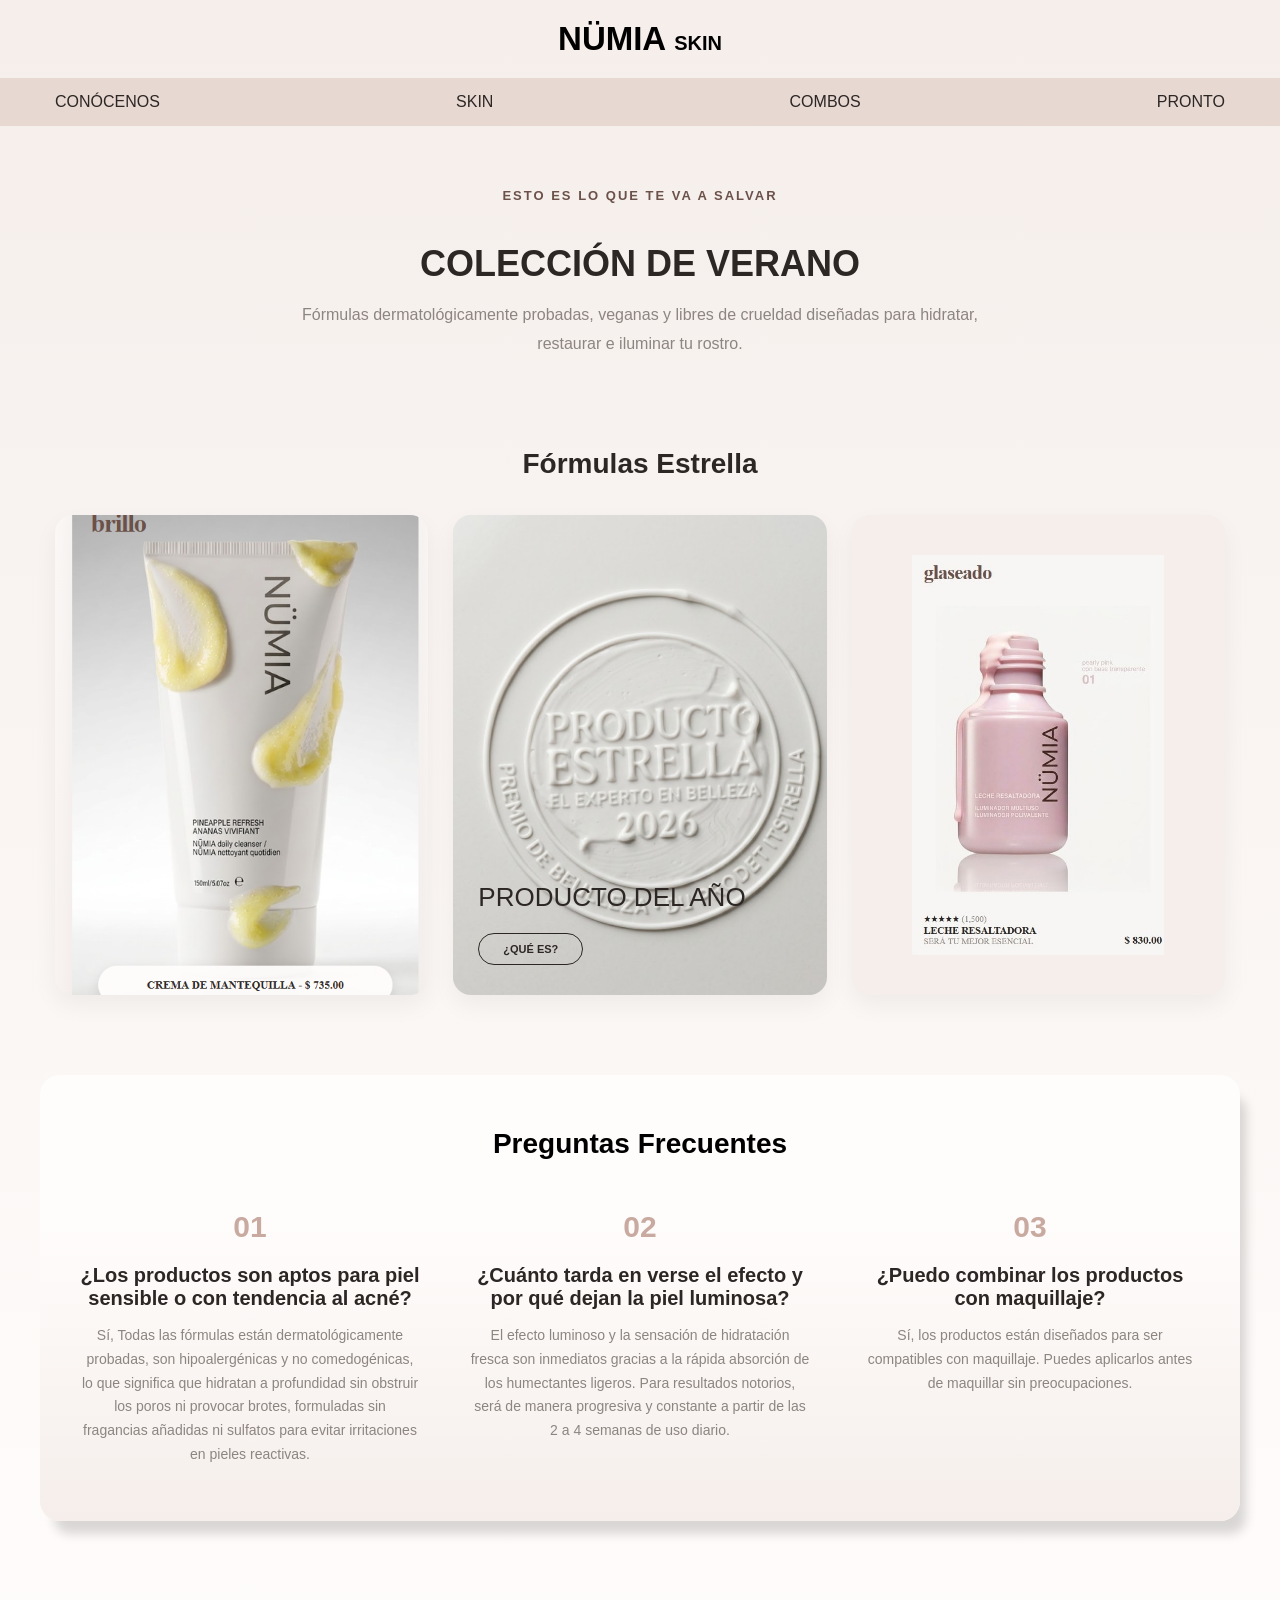
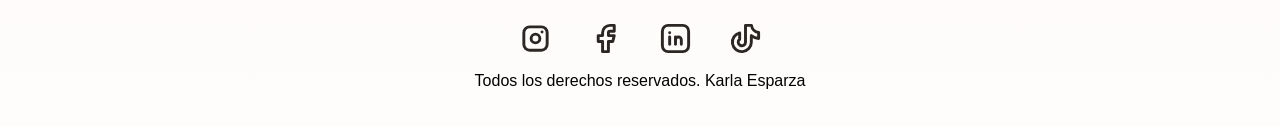
<file: pages/SKIN.html>
<!DOCTYPE html>
<html lang="es">
<head>
    <meta charset="UTF-8">
    <meta name="viewport" content="width=device-width, initial-scale=1.0">
    <title>NÜMIA SKIN - Colección Skin</title>
    <!-- Enlace al archivo CSS principal (sube un nivel con ../) -->
    <link rel="stylesheet" href="../CSS/Styles.css">
</head>
<body>

    <!-- lo principal-->
    <header>
        <h1 class="titulo">NÜMIA <span> SKIN </span></h1>
    </header>

    <!--  la barra de que se mantenga igual -->
    <div class="nav-bg">
        <nav class="navegacion-principal contenedor">
            <a href="../index.html">CONÓCENOS</a>
            <a href="SKIN.html">SKIN</a>
            <a href="COMBOS.html">COMBOS</a>
            <a href="PRONTO.html">PRONTO</a>
        </nav>
    </div>

    <main>
    <!-- 2.1 banner que esta en la parte de arriba-->
        <section class="skin-banner contenedor">
            <div class="skin-banner__texto">
                <span class="subetiqueta">ESTO ES LO QUE TE VA A SALVAR</span>
                <h2>COLECCIÓN DE VERANO</h2>
                <p>Fórmulas dermatológicamente probadas, veganas y libres de crueldad diseñadas para hidratar, restaurar e iluminar tu rostro.</p>
            </div>
        </section>

        <!-- 2.2 este es para las tarjetas de los productos -->
        <section class="contenedor seccion-productos">
            <h2 class="subtitulo-seccion">Fórmulas Estrella</h2>

            <div class="grid-tarjetas">
                <!-- Tarjeta 1 este es para la foto de trajeta es para que se adapte con lo de css, y la imagen ósea la direccion como tal -->
                <article class="tarjeta tarjeta--foto" style="background-image: url('../img/TARJETA1.png');">
                    <div class="tarjeta__header">
                    </div>
                </article>

                <!-- Tarjeta 2-->
                <article class="tarjeta tarjeta--premio" style="background-image: url('../img/TARJETA 2.jpg');">
                    <div class="tarjeta__contenido-premio">
                        <h3 class="premio__titulo">PRODUCTO DEL AÑO</h3>
                        <a href="#" class="boton-outline">¿QUÉ ES?</a>
                    </div>
                </article>

                <!-- Tarjeta 3 -->
                <article class="tarjeta tarjeta--producto">
                    <div class="tarjeta__imagen-prod">
                        <img src="../img/TARJETA 3.jpg" alt="Producto de la leche resaltadora">
                    </div>
                </article>
            </div>
        </section>

        <!-- 2.3 preguntas frecuentes
         este pues seria para el titulo, es la caja individual y este dentro de cada seccion -->
        <section class="seccion-ingredientes contenedor sombra">
            <h2>Preguntas Frecuentes</h2>
            <div class="grid-ingredientes">
                <div class="ingrediente-item">
                    <span class="numero">01</span>
                    <h3>¿Los productos son aptos para piel sensible o con tendencia al acné?</h3>
                    <p>Sí, Todas las fórmulas están dermatológicamente probadas, son hipoalergénicas y no comedogénicas, lo que significa que hidratan a profundidad sin obstruir los poros ni provocar brotes, formuladas sin fragancias añadidas ni sulfatos para evitar irritaciones en pieles reactivas.</p>
                </div>

                <div class="ingrediente-item">
                    <span class="numero">02</span>
                    <h3>¿Cuánto tarda en verse el efecto y por qué dejan la piel luminosa?</h3>
                    <p>El efecto luminoso y la sensación de hidratación fresca son inmediatos gracias a la rápida absorción de los humectantes ligeros. Para resultados notorios, será de manera progresiva y constante a partir de las 2 a 4 semanas de uso diario.</p>
                </div>

                <div class="ingrediente-item">
                    <span class="numero">03</span>
                    <h3>¿Puedo combinar los productos con maquillaje?</h3>
                    <p>Sí, los productos están diseñados para ser compatibles con maquillaje. Puedes aplicarlos antes de maquillar sin preocupaciones.</p>
                </div>
            </div>
        </section>
    </main>

    <!-- 2.4 redes sociales -->
    <footer>
        <div class="Redes-Sociales">
            <a href="https://www.instagram.com/esparzaaragon" aria-label="Instagram">
                <svg xmlns="http://www.w3.org/2000/svg" width="35" height="35" viewBox="0 0 24 24" fill="none" stroke="currentColor" stroke-width="2" stroke-linecap="round" stroke-linejoin="round" class="icon icon-tabler icons-tabler-brand-instagram"><path stroke="none" d="M0 0h24v24H0z" fill="none"/><path d="M4 8a4 4 0 0 1 4 -4h8a4 4 0 0 1 4 4v8a4 4 0 0 1 -4 4h-8a4 4 0 0 1 -4 -4l0 -8"/><path d="M9 12a3 3 0 1 0 6 0a3 3 0 0 0 -6 0"/><path d="M16.5 7.5v.01"/></svg>
            </a>
            <a href="https://www.facebook.com/share/1ZCRbCzk3D/" aria-label="Facebook">
                <svg xmlns="http://www.w3.org/2000/svg" width="35" height="35" viewBox="0 0 24 24" fill="none" stroke="currentColor" stroke-width="2" stroke-linecap="round" stroke-linejoin="round" class="icon icon-tabler icons-tabler-brand-facebook"><path stroke="none" d="M0 0h24v24H0z" fill="none"/><path d="M7 10v4h3v7h4v-7h3l1 -4h-4v-2a1 1 0 0 1 1 -1h3v-4h-3a5 5 0 0 0 -5 5v2h-3"/></svg>
            </a>
            <a href="https://www.linkedin.com/in/karla-daniela-esparza-aragon-255307413/" aria-label="LinkedIn">
                <svg xmlns="http://www.w3.org/2000/svg" width="35" height="35" viewBox="0 0 24 24" fill="none" stroke="currentColor" stroke-width="2" stroke-linecap="round" stroke-linejoin="round" class="icon icon-tabler icons-tabler-brand-linkedin"><path stroke="none" d="M0 0h24v24H0z" fill="none"/><path d="M8 11v5"/><path d="M8 8v.01"/><path d="M12 16v-5"/><path d="M16 16v-3a2 2 0 1 0 -4 0"/><path d="M3 7a4 4 0 0 1 4 -4h10a4 4 0 0 1 4 4v10a4 4 0 0 1 -4 4h-10a4 4 0 0 1 -4 -4l0 -10"/></svg>
            </a>
            <a href="https://www.tiktok.com/@karla_arag?_r=1&_t=ZS-998hCwXLI4e" aria-label="TikTok">
                <svg xmlns="http://www.w3.org/2000/svg" width="35" height="35" viewBox="0 0 24 24" fill="none" stroke="currentColor" stroke-width="2" stroke-linecap="round" stroke-linejoin="round" class="icon icon-tabler icons-tabler-brand-tiktok"><path stroke="none" d="M0 0h24v24H0z" fill="none"/><path d="M21 7.917v4.034a9.948 9.948 0 0 1 -5 -1.951v4.5a6.5 6.5 0 1 1 -8 -6.326v4.326a2.5 2.5 0 1 0 4 2v-11.5h4.083a6.005 6.005 0 0 0 4.917 4.917"/></svg>
            </a>
        </div>
        <p>Todos los derechos reservados. Karla Esparza</p>
    </footer>

</body>
</html>
</file>
<file: CSS/Styles.css>
/* Variables en CSS */
/* Aquí puse todos los colores que ocuparé y pondré en los códigos */
:root {
    --blanco: #FFFDFC;
    --oscuro: #2C2725;
    --CafeMedio: #8C8580;
    --primario: #E8D8D2;
    --secundario: #C9AAA0;
    --CremaClaro: #F5EEEB;
    --CremaOscuro: #E2D3CD;
    --CafeClarito: #6B5149;
    --rosa: #D8B9B0;
    --crema: #F1E5DE;

    /* Esta es para la tipografía, en la primera es la fuente que quiero usar y en la segunda vendría siendo lo del tamaño de la letra */
    --fuentePrincipal: "Work Sans", sans-serif;
    --tamanoFuente: 3.3rem;
}

/* En esta se conecta con todos los html, o sea que este vendría siendo para todo. 
    font-size sirve para cambiar el tamaño de la letra, box-sizing me ayuda para evitar que las cajas que puse no se hagan más grandes de lo que puse, más aparte no me mueva todo lo de la página, scroll-snap-type: y mandatory este es para deslizar y que todo encaje en cada sección que puse, con esto me evito de problemas de que no encaje de manera incorrecta.
    1rem=10px */
html {
    font-size: 62.5%;
    box-sizing: border-box;
    scroll-snap-type: y mandatory;
}

/* este vendría siendo para que todo lo que puse no se agrande ni se descuadre todo lo que puse. */
*, *:before, *:after {
    box-sizing: inherit;
}

/* Body es el cuerpo de nuestra página, font-size es el tamaño de la letra y no se vea con diferentes letras, font-family es el tipo de letra, font-weight es el grosor de la letra, background-image este sirve desvanece el fondo puse el color crema a blanco arriba y margin quita los bordes o los espacios que puse alrededor y se pegue a la orilla. */
body {
    font-size: 1.6rem;
    font-family: var(--fuentePrincipal);
    font-weight: 400;
    background-image: linear-gradient(to top, var(--blanco) 0%, var(--CremaClaro) 100%);
    margin: 0;
}

/* estos son para los títulos y subtítulos, el primero es para centrarlo y h2 es para los subtítulos se vean más grandes y h3 le da los títulos que puse en las tarjetas */
h1, h2, h3 {
    text-align: center;
}

h2 {
    font-size: 2.8rem;
}

h3 {
    font-size: 1.8rem;
}

/* contenedor es para mantener todo centrado aparte es para que las fotos, botones y textos no se vayan para la orilla y no se vea demasiado grande, por eso max-width es para tener un tipo límite en lo ancho de mi página y margin es para que quede a la mitad o sea que este lo usé para lo del formulario que no haya nada a los lados. */
.contenedor {
    max-width: 120rem;
    margin: 0 auto;
}

/* sombra es para que vuelen las tarjetas que dé como ese efecto, box-shadow este se encarga de poner la sombra en la parte de abajo y despegada en sí, border-radius es para redondear las esquinas de los contenedores y background-image es para el degradado de la parte de abajo del mismo, padding es el que me ayudó a que no se pegara todo a la orilla de los contenedores */
.sombra {
    box-shadow: 10px 17px 11px -4px rgba(0,0,0,0.15);
    border-radius: 2rem;
    background-image: linear-gradient(to top, var(--CremaClaro) 0%, var(--blanco) 70%);
    padding: 3rem;
}

/* botón: este lo puse en lo que vendría siendo el primero pues sería que le puse color al botón en sí, el padding es para el espacio y no me quede todo pegado, margin-top es para que el botón esté en la parte de abajo, text-decoration este le quita lo que pasa al principio que se le pone la raya azul este lo ocupé para los enlaces rápidos, text-transform este pone en mayúsculas el botón, border pues redondear las esquinas, width este es para que el botón esté del ancho del espacio o sea que esté bastante grande, text-align es para que el texto que puse esté en medio, border le quité lo feo que se ve sin esto, display permite que este se quede estático para que esté como lo puse anteriormente y color es pues las letras que puse, font-weight es para poner el texto en negritas para que resalte. */
.boton {
    background-color: var(--secundario);
    padding: 1rem 3rem;
    margin-top: 1rem;
    text-decoration: none;
    text-transform: uppercase;
    border-radius: 0.5rem;
    width: 80%;
    text-align: center;
    border: none;
    display: inline-block;
    color: var(--oscuro);
    font-weight: 600;
}

/* este está para que cuando le pique se ponga de color, cursor es para que se pueda hacer clic y se metan a combos y background es para que cambie de color y pues el color que le asigné lo puse blanco */
.boton:hover {
    cursor: pointer;
    background-color: var(--CafeClarito);
    color: var(--blanco);
}

/* 0.1 la parte de arriba y pues lo primero que se ve 
font-size es tamaño de letra y margin es para los espacios y el 0 es para que esté libre de los 2 lados */
.titulo {
    font-size: var(--tamanoFuente);
    margin: 2rem 0;
}

/* este está dentro de un título para que se vea distinto y por eso el tamaño de la letra */
.titulo span {
    font-size: 2rem;
}

/* este es la parte de arriba que puse donde está lo de los combos, pronto y los que puse y el color que puse es lo que está de fondo */
.nav-bg {
    background-color: var(--primario);
}

/* es la que se encuentran todos los enlaces que puse o sea en el menú, display: flex es para acomodar y alinear, flex-direction es para que los enlaces se pongan debajo de otro este es más para los teléfonos y el último es para que se alineen al centro */
.navegacion-principal {
    display: flex;
    flex-direction: column;
    align-items: center;
}

/* esta es más para aplicarlas en más anchos, esta es tipo que cuando se vea en algo se vea bien, flex-direction es para que se cambien los enlaces en una sola línea horizontal, justify-content dar espacio entre cada uno, .boton este se encarga de que ya los botones no estén de 80% si no que se adapten al ancho de las cosas */
@media (min-width: 480px) {
    .navegacion-principal {
        flex-direction: row;
        justify-content: space-between;
    }

    .boton {
        width: auto;
    }
}

/* diseño de los enlaces este es a, padding es para que sea más fácil de picarle y el color que le puse al enlace y text-decoration es quitar lo azul, transition hace que se cambie de color de manera tranquila */
.navegacion-principal a {
    padding: 1.5rem;
    color: var(--oscuro);
    text-decoration: none;
    font-size: 1.6rem;
    font-weight: 500;
    transition: background-color 0.2s ease;
}

/* este se encarga de que cambie de color cuando se quiera cambiar al menú, pinta la parte del fondo de café claro detrás de que le des clic, y el último es para que las letras no se pierdan de cierta manera */
.navegacion-principal a:hover {
    background-color: var(--secundario);
    color: var(--blanco);
}

/* 1. INDEX */
/* 1.1 parte de la portada hero es la imagen que está en la parte de arriba, la primera es que la imagen esté en la parte de atrás del texto, background es para que no se repita la imagen si es que la imagen está pequeña, la tercera es para que la imagen alcance a cubrir el espacio sin que se vea feo, el cuarto centra la imagen para que quede lo más importante en medio, quinto le da la altura, position es que las letras de skincare de confianza se queden estáticas, y lo último es para que le deje un espacio antes del icono que puse */
.hero {
    background-image: url(../img/IMGHERO.png);
    background-repeat: no-repeat;
    background-size: cover;
    background-position: center;
    height: 60rem;
    position: relative;
    margin-bottom: 2rem;
}

/* es la que está en la parte que va arriba, position es para que esté arriba como las letras, el segundo es para que se vea negro con la opacidad y que las letras que puse se vean más, width es lo que cubra todo el ancho y el otro sería lo alto, display es para que pueda acomodar el título, frase y el botón, flex-direction acomoda que esté uno abajo de otro, justify centra todo lo que está de arriba a abajo */
.contenido-hero {
    position: absolute;
    background-color: rgba(0, 0, 0, 0.4);
    width: 100%;
    height: 100%;
    display: flex;
    flex-direction: column;
    align-items: center;
    justify-content: center;
}

/* es el que puse para lo del skincare de confianza, el primero es que esté centrado, tamaño de la letra, que pinte el color de las letras en blanco y deje un espacio para que no se vea todo pegado */
.subtitulo {
    text-align: center;
    font-size: 3.8rem;
    color: var(--blanco);
    margin-bottom: 2rem;
}

/* este es donde está lo del icono y el botón, font-weight es para que esté en negritas, el color y el tamaño de la letra */
.place {
    font-weight: 600;
    color: var(--blanco);
    font-size: 1.8rem;
}

/* 1.2 apartado de VALORES Y SERVICIOS
es la caja donde puse los valores e iconos display es para que esté ordenada en filas y columnas, grid-template-columns este me ayudó a tener 1 sola columna que ocupa el ancho, gap es la separación entre cada tarjeta y no se vea como todas pegadas. */
.servicios {
    display: grid;
    grid-template-columns: 1fr;
    gap: 3rem;
}

/* Cambia cuando se cambia de pantalla, este va a hacer que las columnas se dividan entre 3 pero que queden iguales, o sea pone una fila como tal. */
@media (min-width: 780px) {
    .servicios {
        grid-template-columns: repeat(3, 1fr);
    }
}

/* este es importante ya que guarda todo lo que pongo en servicios, display es para ordenar las cosas internas, flex-direction que el círculo, el texto y el título se vean de arriba para abajo, centra todo en medio */
.servicio {
    display: flex;
    flex-direction: column;
    align-items: center;
}

/* es donde se encuentra el icono, altura, ancho, parte de atrás de qué color lo puse, redondear las orillas, alinear el icono, centra el dibujo de manera horizontal dentro del círculo y el otro verticalmente, y deja espacio para que no se pegue con los valores */
.servicio .icono {
    height: 12rem;
    width: 12rem;
    background-color: var(--CremaClaro);
    border-radius: 50%;
    display: flex;
    justify-content: center;
    align-items: center;
    margin-bottom: 1.5rem;
}

/* este es el texto que puse como la descripción que usé, line-height es espacio entre las líneas, esté centrado el texto, el color de las letras y el tamaño de la letra */
.servicio p {
    line-height: 1.8;
    text-align: center;
    color: var(--CafeMedio);
    font-size: 1.4rem;
}

/* 1.3 CARRUSEL DE PRODUCTOS 
margin-top es el primero ya que es la separación con los otros, margin-bottom es para dejar separación abajo y padding es para dejar espacio de los lados */
.seccion-carrusel {
    margin-top: 5rem;
    margin-bottom: 5rem;
    padding: 0 1.5rem;
}

/* como tal la caja del carrusel, que ocupe el ancho del contenedor, position es para que ninguna cosa se mueva fuera de la caja como tal que todo se quede adentro */
.carrusel-contenedor {
    width: 100%;
    position: relative;
}

/* moverlas para los lados, display que esté de manera horizontal, gap dejar la separación entre cada tarjeta, overflow-x es para deslizar si no se pueden ver todas, scroll deslizar rápido, padding dejar espacio para que se vean todas las imágenes */
.carrusel-pista {
    display: flex;
    gap: 2rem;
    overflow-x: auto;
    scroll-behavior: smooth;
    padding-bottom: 2rem;
}

/* el tamaño como tal de la barra de abajo y el tamaño */
.carrusel-pista::-webkit-scrollbar {
    height: 6px;
}

/* este se encarga de que se vea bonita la barra para el scroll, desde el color y las puntas que están redondeadas */
.carrusel-pista::-webkit-scrollbar-thumb {
    background-color: var(--secundario);
    border-radius: 1rem;
}

/* este es para cada una con la imagen y el texto, flex este es para que cuando esté en el celular se puedan ver cada tarjeta en el porcentaje que le puse, scroll-snap-align es que esté en el centro, position es para que no se encime la foto y el texto como tal, redondear las esquinas, overflow es para que la foto no se salga de la tarjeta, altura que quiero que tengan como tal, box-shadow no más por inventada la neta es para que se vea bonito que no se vea tosco en cuanto a la sombra que parezcan que no están pegadas */
.carrusel-slide {
    flex: 0 0 70%;
    scroll-snap-align: center;
    position: relative;
    border-radius: 1.8rem;
    overflow: hidden;
    height: 40rem;
    background-color: var(--blanco);
    box-shadow: 0 8px 20px rgba(0, 0, 0, 0.04);
}

/* este lo puse para computadoras, flex es para que se puedan ver las 3 tarjetas a la vez */
@media (min-width: 768px) {
    .carrusel-slide {
        flex: 0 0 calc(33.333% - 1.4rem);
    }
}

/* imagen de cada tarjeta, llene lo ancho y largo, llene todo el espacio sin que se pixelee, elimine cada parte que está en blanco */
.carrusel-slide img {
    width: 100%;
    height: 100%;
    object-fit: cover;
    display: block;
}

/* información de cada tarjeta, primero que se ponga arriba de la imagen, que el botón que está en la izquierda que quede fijamente, el ancho de la tarjeta, deje un espacio o sea que no se vea al ras, que se vea un degradado para que las letras se vean */
.carrusel-info {
    position: absolute;
    bottom: 0;
    left: 0;
    width: 100%;
    padding: 1.5rem;
    background: linear-gradient(to top, rgba(44, 39, 37, 0.7) 0%, transparent 100%);
}

/* Ponerles el nombre a cada producto, color blanco, tamaño de la letra que las ponga en negritas, márgenes afuera para que no se desacomoden como tal y el texto esté alineado */
.carrusel-titulo {
    color: var(--blanco);
    font-size: 1.5rem;
    font-weight: 600; 
    margin: 0;
    text-align: left;
}

/* 1.4 FORMULARIO para conocernos más */
.seccion-formulario {
    padding: 2rem 1.5rem;
}

.formulario { 
/* Width es para que ocupe el ancho y que nunca se corte como tal, margin es para centrar horizontalmente y que sea equivalente a ambos lados */
    background-color: var(--CremaClaro);
    width: min(60rem, 100%); 
    margin: 0 auto;
    padding: 2.5rem;
    border-radius: 1.5rem;
}

/* es para todo lo que puse adentro o sea el texto y los recuadros de respuesta y que no sea como tan tosco en cuanto a los márgenes */
.formulario fieldset {
    border: none;
    padding: 0;
    margin: 0;
}

/* este es para el título, centrado, tamaño de letra, que se convierta en mayúsculas y en negritas, dejando un espacio y en color café */
.formulario legend {
    text-align: center;
    font-size: 1.8rem;
    text-transform: uppercase;
    font-weight: 700;
    margin-bottom: 2rem;
    color: var(--oscuro);
}

/* Este es para cada uno y es para que las etiquetas estén juntas para escribir */
.campo {
    margin-bottom: 1.5rem;
}

/* este es para contestar o las letritas que están para escribir, letras de color en negritas se diferencien, margin dejar espacio abajo para donde se escriba, el recuadro esté abajo del texto, letra y alineada */
.campo label {
    color: var(--oscuro);
    font-weight: 600;
    margin-bottom: 0.8rem;
    display: block;
    font-size: 1.4rem;
    text-align: left;
}

/* este es para el texto, ancho completo, poner un borde para que se vea la orilla, poner una separación para que no se vea todo pegado a la hora de escribir, redondear esquinas. */
.input-text {
    width: 100%;
    border: 1px solid var(--CremaOscuro);
    padding: 1.4rem;
    border-radius: 0.8rem;
    background-color: var(--blanco);
    font-family: inherit;
    font-size: 1.4rem;
    color: var(--oscuro);
}

/* este es para cuéntanos más, la altura y que se pueda mover de la esquina ya sea para que esté grande o esté pequeño y se estira a los lados según tu preferencia */
.campo textarea {
    height: 15rem;
    resize: vertical;
}

.enviar .boton {
    width: 100%;
    margin-top: 1.5rem;
}

/* 1.5 NOTICIAS
hice primero la separación para que no esté pegado todo y dejar un margen de abajo y de los lados */
.seccion-noticias {
    padding: 2rem 1.5rem;
}

/* poner los contenedores para las noticias, grid es para que no más se haga una columna, gap una separación */
.grid-noticias {
    display: grid;
    grid-template-columns: 1fr;
    gap: 2.5rem;
}

/* para acomodarlas en computadora y que las tres se vean */
@media (min-width: 768px) {
    .grid-noticias {
        grid-template-columns: repeat(3, 1fr);
    }
}

/* overflow es recortar lo que le sobra a la imagen pero respetando las esquinas */
.tarjeta-noticia {
    background-color: var(--blanco);
    border: 1px solid var(--CremaOscuro);
    border-radius: 1.5rem;
    overflow: hidden;
    display: flex;
    flex-direction: column;
    box-shadow: 0 4px 15px rgba(0, 0, 0, 0.03);
}

.noticia-img {
    width: 100%;
    height: 22rem;
    overflow: hidden;
}

/* object-fit ajusta y recorta para que no se deforme, y display es para eliminar como el espacio que me quedaba abajo */
.noticia-img img {
    width: 100%;
    height: 100%;
    object-fit: cover;
    display: block;
}

/* flex-grow es para que se estire y complete como tal el espacio */
.noticia-cuerpo {
    padding: 2rem;
    display: flex;
    flex-direction: column;
    flex-grow: 1;
}

/* la noticia como tal */
.noticia-titulo {
    font-size: 1.8rem;
    font-weight: 700;
    color: var(--oscuro);
    text-align: left;
    margin: 0 0 1rem 0;
}

/* las letras de abajo de la noticia, flex-grow es el enlace de leer más y que todos queden iguales */
.noticia-resumen {
    font-size: 1.3rem;
    color: var(--CafeMedio);
    line-height: 1.6;
    margin: 0 0 1.5rem 0;
    text-align: left;
    flex-grow: 1;
}

/* el enlace de leer más, texto es para quitar la línea azul, align-self es alinear el enlace */
.noticia-link {
    font-size: 1.3rem;
    color: var(--CafeClarito);
    font-weight: 700;
    text-decoration: none;
    align-self: flex-start;
}

/* este es para que el enlace tenga la línea de abajo y llame más la atención a mi parecer */
.noticia-link:hover {
    text-decoration: underline;
}

/* 1.6 Comentarios de clientas */
.seccion-testimonios {
    padding: 2rem 1.5rem;
}

/* la caja donde están puestas, grid esta vez es solo una columna y aplica para lo de abajo en sí el comentario, gap separación */
.grid-testimonios {
    display: grid;
    grid-template-columns: 1fr;
    gap: 2.5rem;
}

@media (min-width: 768px) {
    .grid-testimonios {
        grid-template-columns: repeat(3, 1fr);
    }
}

/* flex-direction es para alinear los elementos en una columna que mis estrellas estén arriba, el texto en medio y quien lo dice abajo, box es para la sombra */
.tarjeta-testimonio {
    background-color: var(--blanco);
    border: 1px solid var(--CremaOscuro);
    border-radius: 1.5rem;
    padding: 2.5rem 2rem;
    display: flex;
    flex-direction: column;
    justify-content: space-between;
    box-shadow: 0 4px 15px rgba(0, 0, 0, 0.03);
}

/* letter es espacio entre las estrellas para que no se junten */
.testimonio-estrellas {
    font-size: 1.6rem;
    color: var(--CafeClarito);
    letter-spacing: 2px;
    margin-bottom: 1.5rem;
}

/* line es para poderla leer a gusto, margin cero de márgenes pero que abajo sí se deje espacio, flex-grow es para que se vea la información casi igual */
.testimonio-texto {
    font-size: 1.4rem;
    color: var(--oscuro);
    line-height: 1.6;
    font-style: italic;
    margin: 0 0 2rem 0;
    flex-grow: 1;
}

/* información de nuestros clientes, border-top es para que se vean separadas las cajas */
.testimonio-autor {
    border-top: 1px solid var(--CremaClaro);
    padding-top: 1.2rem;
}

/* margin es para que no se mueva nada */
.autor-nombre {
    font-size: 1.3rem;
    font-weight: 700;
    color: var(--oscuro);
    margin: 0; 
}

.verificado {
    font-size: 1.1rem;
    color: var(--secundario);
    font-weight: 500;
}

.producto-usado {
    font-size: 1.1rem;
    color: var(--CafeMedio);
}

/* 1.7 aside o sea los enlaces y línea como tal */
.aside-horizontal {
    padding: 0 1.5rem;
}

/* fondo, borde, esquinas, lo interno del contenedor, acomodo, centrado, espacio */
.aside-horizontal__contenedor {
    background-color: var(--CremaOscuro);
    border: 1px solid var(--CafeClarito);
    border-radius: 1.5rem;
    padding: 2rem 3rem;
    display: flex;
    flex-direction: column;
    align-items: center;
    gap: 1.5rem;
}

/* 1 fila, título a la izquierda y los links a la derecha */
@media (min-width: 768px) {
    .aside-horizontal__contenedor {
        flex-direction: row;
        justify-content: space-between;
    }
}

/* tamaño, color, el margen que ya puse desde arriba, mayúsculas, negritas */
.aside-horizontal__titulo {
    font-size: 1.6rem;
    color: var(--oscuro);
    margin: 0;
    text-transform: uppercase;
    font-weight: 700;
}

/* está como ul, afuera las viñetas, se acomodan como tal en lista, acomoda en horizontal, flex-wrap es por si llego a poner más enlaces sigan en la misma fila */
.aside-horizontal__lista {
    list-style: none;
    padding: 0;
    margin: 0;
    display: flex;
    flex-wrap: wrap;
    justify-content: center;
    gap: 2rem;
}

/* links */
.aside-horizontal__lista a {
    text-decoration: none;
    color: var(--negro);
    font-size: 1.4rem;
    font-weight: 500;
}

/* el color que le otorgué cuando le picas */
.aside-horizontal__lista a:hover {
    color: var(--negro);
}

/* 2. SKIN */ 
/* 2.1 SKIN lo primero que ves, espacio arriba, derecha, abajo e izquierda y todo bien centrado */
.skin-banner {
    padding: 6rem 2rem 3rem 2rem;
    text-align: center;
}

/* texto del banner, puse un ancho para que no se me descuadre, que esté centrada */
.skin-banner__texto {
    max-width: 70rem;
    margin: 0 auto;
}

/* el letrero que puse de cuidado facial o nueva línea, display que cumpla su función más aparte la imagen esté bien, margin es para el espacio de abajo para que se despegue del título */
.skin-banner .subetiqueta {
    font-size: 1.3rem;
    font-weight: 700;
    letter-spacing: 2px;
    color: var(--CafeClarito);
    display: inline-block;
    margin-bottom: 1rem;
}

/* lo principal del banner */
.skin-banner h2 {
    font-size: 3.6rem;
    color: var(--oscuro);
    margin-bottom: 1.5rem;
}

/* p es texto mayormente yo lo ocupé para la información */
.skin-banner p {
    font-size: 1.6rem;
    color: var(--CafeMedio);
    line-height: 1.8;
}

/* 2.2 PRODUCTOS */
.seccion-productos {
    padding: 2rem 1.5rem 6rem 1.5rem;
}

/* tamaño, espacio para las tarjetas, color */
.subtitulo-seccion {
    font-size: 2.8rem;
    margin-bottom: 3.5rem;
    color: var(--oscuro);
}

.grid-tarjetas {
    display: grid;
    grid-template-columns: 1fr;
    gap: 2.5rem;
}

/* 3 tarjetas en una sola fila, computadora */
@media (min-width: 820px) {
    .grid-tarjetas {
        grid-template-columns: repeat(3, 1fr);
    }
}

/* estructura de las 3, posición para que no se salga, redondear, overflow cortar imagen para que las esquinas estén redondeadas, min-height es para la altura de la imagen, fondo, justify-content títulos arriba y el botón al final */
.tarjeta {
    position: relative;
    border-radius: 1.8rem;
    overflow: hidden;
    min-height: 48rem;
    background-color: var(--blanco);
    display: flex;
    flex-direction: column;
    justify-content: space-between;
    box-shadow: 0 10px 25px rgba(0, 0, 0, 0.05);
}

/* franja adentro, alinear, separar los extremos de izquierda a derecha, centrar vertical, padding que se vea como una camita, z-index pone el texto encima de la imagen para que no quede abajo como tal y se vea atrapada */
.tarjeta__header {
    display: flex;
    justify-content: space-between;
    align-items: center;
    padding: 2rem;
    z-index: 2;
}

/* número, letra, negrita, café y junta letras pero no tan feamente */
.tarjeta__etiqueta {
    font-size: 2.4rem;
    font-weight: 800;
    color: var(--CafeClarito);
    letter-spacing: -1px;
}

/* Tarjeta 1 que cubra todo, centrada */
.tarjeta--foto {
    background-size: cover;
    background-position: center;
}

/* Tarjeta 2: fondo, centrada y ajustada la imagen, que las letras estén en la parte de abajo */
.tarjeta--premio {
    background-color: var(--CremaClaro);
    background-size: cover;
    background-position: center;
    justify-content: flex-end;
}

.tarjeta__contenido-premio {
    padding: 3rem 2.5rem;
    display: flex;
    flex-direction: column;
    gap: 2rem;
}

.premio__titulo {
    font-size: 2.6rem;
    font-weight: 500;
    color: var(--oscuro);
    text-align: left;
    margin: 0;
}

/* botón de ¿qué es?, que sea transparente, esté ajustado, que esté de grosor, borde, color, bordes redondos, letras color, tamaño letra, quita relleno, seminegritas, que el botón se acople a la tarjeta, el efecto de picarle y el color */
.boton-outline {
    display: inline-block;
    padding: 0.9rem 2.4rem;
    border: 1px solid var(--oscuro);
    border-radius: 2rem;
    color: var(--oscuro);
    font-size: 1.1rem;
    text-decoration: none;
    font-weight: 600;
    width: fit-content;
}

/* efecto de tocarle */
.boton-outline:hover {
    background-color: var(--oscuro);
    color: var(--blanco);
}

/* Tarjeta 3 */
.tarjeta--producto {
    background-color: var(--CremaClaro);
}

/* la imagen, ocupe todo, centrada horizontal y verticalmente, espacio, la imagen, la altura, calcula el ancho, no se vea con recortes ni deforme */
.tarjeta__imagen-prod {
    flex-grow: 1;
    display: flex;
    justify-content: center;
    align-items: center;
    padding: 1.5rem;
}

.tarjeta__imagen-prod img {
    max-height: 40rem;
    max-width: 90%;
    width: auto;
    object-fit: contain;
}

/* 2.3 preguntas frecuentes, separación anterior, libre para abajo */
.seccion-ingredientes {
    margin-top: 2rem;
    margin-bottom: 6rem;
}

/* contenedor para poner las preguntas, poner una columna, con separación entre unos y otros */
.grid-ingredientes {
    display: grid;
    grid-template-columns: 1fr;
    gap: 3rem;
    margin-top: 4rem;
}

@media (min-width: 768px) {
    .grid-ingredientes {
        grid-template-columns: repeat(3, 1fr);
    }
}

/* esta puse el número, título y descripción de manera vertical, y un grosor */
.ingrediente-item {
    text-align: center;
    padding: 1rem;
}

/* tamaño, negrita, color de letra, display que el título se vaya para abajo, una separación */
.ingrediente-item .numero {
    font-size: 3rem;
    font-weight: 800;
    color: var(--secundario);
    display: block;
    margin-bottom: 0.5rem;
}

.ingrediente-item h3 {
    font-size: 2rem;
    color: var(--oscuro);
    margin-bottom: 1rem;
}

.ingrediente-item p {
    font-size: 1.4rem;
    color: var(--CafeMedio);
    line-height: 1.7;
}

/* 3. COMBOS */ 
/* 3.1 combos lo de abajo es que casi todas tienen lo mismo */

/* 3.2 tarjetas de los combos 
fondo, contorno, redondear, cortar cualquier cosa que salga, ordenar, acomodar cada elemento verticalmente, insignia, imagen en medio y los datos, que las cosas estén hacia arriba y abajo de la tarjeta, sombra y altura */
.tarjeta-combo {
    background-color: var(--blanco);
    border: 1px solid var(--CremaOscuro);
    border-radius: 1.8rem;
    overflow: hidden;
    display: flex;
    flex-direction: column;
    justify-content: space-between;
    box-shadow: 0 4px 15px rgba(0, 0, 0, 0.04);
    min-height: 45rem;
}

/* etiqueta, fondo, color, letras en blanco, que esté grueso, bordes, tamaño de letra, seminegrita, que todo el texto aparezca en minúsculas */
.badge-numia {
    background-color: var(--oscuro);
    color: var(--blanco);
    padding: 0.4rem 1.2rem;
    border-radius: 2rem;
    font-size: 1.1rem;
    font-weight: 600;
    text-transform: lowercase;
}

/* imagen, el espacio que hay en el centro sin ocupar, centrada a la derecha, imagen de arriba y abajo, margen, que la imagen no se extienda de más */
.tarjeta__imagen-box {
    flex: 1;
    display: flex;
    justify-content: center;
    align-items: center;
    padding: 1.5rem;
    overflow: hidden;
}

/* ancho del contenedor, tope de altura, mantiene la proporción original y se mantiene tal cual, se vea completo, quita el espacio que ya no sirve */
.tarjeta__imagen-box img {
    max-width: 100%;
    max-height: 25rem;
    width: auto;
    height: auto;
    object-fit: contain;
    display: block;
}

/* donde está escrita la descripción */
.tarjeta__pie-simple {
    padding: 1.5rem 2rem 2.5rem 2rem;
    text-align: left;
}

/* nombre del combo */
.tarjeta__pie-simple h4 {
    font-size: 1.6rem;
    font-weight: 700;
    color: var(--oscuro);
    margin: 0 0 0.5rem 0;
}

.tarjeta__pie-simple p {
    font-size: 1.2rem;
    color: var(--CafeMedio);
    margin: 0;
}

/* 3.3 formulario de combos
lista que se despliega de qué tipo de combo, fondo blanco, la letra desde un inicio, tamaño del texto, letras cafés, outline: none es para quitar lo que aparece al hacer clic */
.select-custom {
    background-color: var(--blanco);
    font-family: inherit;
    font-size: 1.4rem;
    color: var(--oscuro);
    outline: none;
    cursor: pointer;
}

/* 4. PRONTO */
/* 4.1 cuenta regresiva lo de la parte de arriba, margin: espacio arriba y abajo pero no a los lados */
.drop-titulo {
    font-size: 3.6rem;
    font-weight: 300;
    margin: 1rem 0;
}

/* cajita donde están los números, acomodados en una sola línea horizontal, centrados, alineados tanto los números como los puntos, separación entre cada uno, separados hacia abajo */
.cuenta-regresiva {
    display: flex;
    justify-content: center;
    align-items: center;
    gap: 1.5rem;
    margin-top: 3rem;
}

/* min-width es para el ancho de las cajitas */
.caja-tiempo {
    background-color: var(--blanco);
    border-radius: 1.2rem;
    padding: 1.5rem 2rem;
    min-width: 8.5rem;
    box-shadow: 0 4px 15px rgba(0, 0, 0, 0.04);
}

/* display que ocupe su espacio y que la etiqueta esté hacia abajo, elimine el espacio extra arriba y abajo estén centrados los números */
.numero-tiempo {
    font-size: 3.2rem;
    font-weight: 700;
    color: var(--oscuro);
    display: block;
    line-height: 1;
}

.etiqueta-tiempo {
    font-size: 1.1rem;
    color: var(--CafeMedio);
    font-weight: 600;
    letter-spacing: 1px;
    margin-top: 0.5rem;
    display: block;
}

.separador-tiempo {
    font-size: 2.8rem;
    font-weight: 700;
    color: var(--secundario);
}

/* 4.2 los próximos drop */
.seccion-imagen-drop {
    margin-top: 4rem;
    margin-bottom: 5rem;
    display: flex;
    justify-content: center;
}

.imagen-drop-completa {
    width: 100%;
    max-width: 110rem;
    height: auto;
    border-radius: 2.5rem;
    box-shadow: 0 10px 30px rgba(0, 0, 0, 0.05);
    display: block;
}

/* 4.3 acceso VIP, degradado de fondo más el cuadro este de arriba y a los lados */
.waitlist-seccion {
    background-image: linear-gradient(to bottom, var(--blanco), var(--CremaClaro));
    padding: 5rem 2rem;
}

/* que el ancho del formulario no se estire de más y centrado el formulario horizontalmente */
.formulario-waitlist { 
    max-width: 55rem;
    margin: 0 auto;
}

.campo-waitlist {
    display: flex;
    flex-direction: column;
    gap: 1.2rem;
}

/* pantallas más anchas más aparte que donde ponen el correo y el botón estén en una sola línea horizontal */
@media (min-width: 580px) {
    .campo-waitlist {
        flex-direction: row;
    }

    /* que el botón no más ocupe lo necesario, no se puede que el botón esté en 2 renglones esto para que esté en una sola línea */
    .boton--drop {
        width: auto;
        white-space: nowrap;
        margin-top: 0;
    }
}

/* lo de abajo */
.texto-privacidad {
    font-size: 1.2rem;
    color: var(--CafeMedio);
    display: block;
    margin-top: 1.2rem;
}

/* footer y las redes sociales 
es la etiqueta que siempre está en el pie de mi página, centra todos los textos, iconos y que es mía, una separación de arriba y abajo */
footer {
    text-align: center;
    padding: 4rem 0 2rem 0;
}

.Redes-Sociales {
    display: flex;
    justify-content: center;
    align-items: center;
    gap: 3.5rem;
    margin-bottom: 1.5rem;
}

/* transition es para que salten las imágenes cuando pases o le piques */
.Redes-Sociales a {
    color: var(--oscuro);
    display: inline-flex;
    transition: transform 0.2s ease, color 0.2s ease;
}

/* que brinquen cuando lo pasas, eleve los iconos */
.Redes-Sociales a:hover {
    color: var(--CafeClarito);
    transform: translateY(-3px);
}

/* clase de utilidades, cosas que repetí mucho y para no ponerlas más:
texto centrado, texto alineado a la izquierda y alineado a la derecha */ 
.text-center { text-align: center; }
.text-left { text-align: left; }
.text-right { text-align: right; }

/* 1 es todo mayúsculas, 2 pone en negritas y el 3 que no esté tan fuerte el color */
.uppercase { text-transform: uppercase; }
.text-bold { font-weight: 700; }
.text-muted { color: var(--CafeMedio); }

/* márgenes de arriba pequeño, mediano y grande, y los demás son de abajo de la misma manera y el de auto es para las cajas que puse de manera horizontal obviamente poniéndole lo que vendría siendo los márgenes */
.mt-1 { margin-top: 1rem; }
.mt-2 { margin-top: 2rem; }
.mt-5 { margin-top: 5rem; }
.mb-2 { margin-bottom: 2rem; }
.mb-4 { margin-bottom: 4rem; }
.mb-5 { margin-bottom: 5rem; }
.mx-auto { margin-left: auto; margin-right: auto; }

/* 1 que ocupe todo el espacio, 2 este le reduce el ancho, 3 este se acomoda y siempre lo puso en medio de ambos lados, 4 centra todo lo principal, 5 este creo que los centra para que quede parejo todo */
.w-100 { width: 100%; }  
.max-w-60 { max-width: 60rem; }
.d-flex { display: flex; } 
.flex-column { flex-direction: column; } 
.justify-center { justify-content: center; }
.align-center { align-items: center; }
</file>
